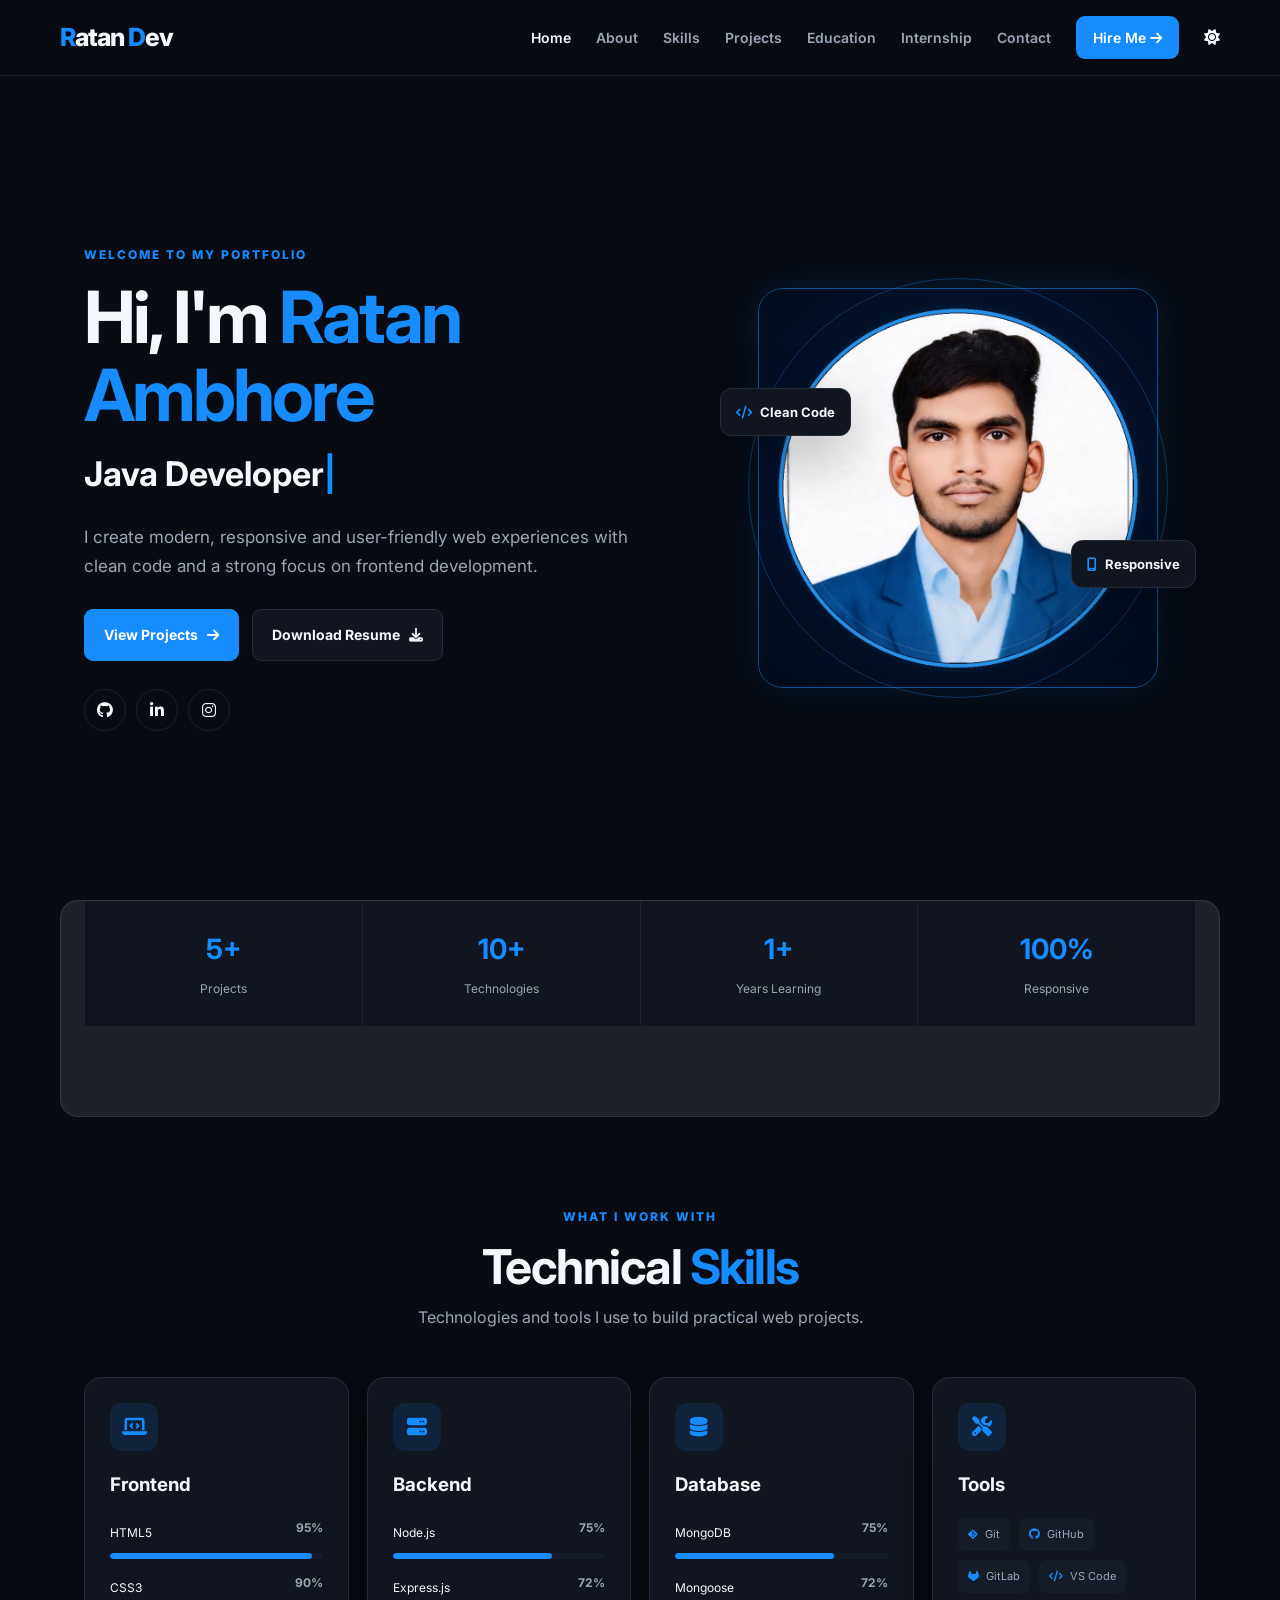
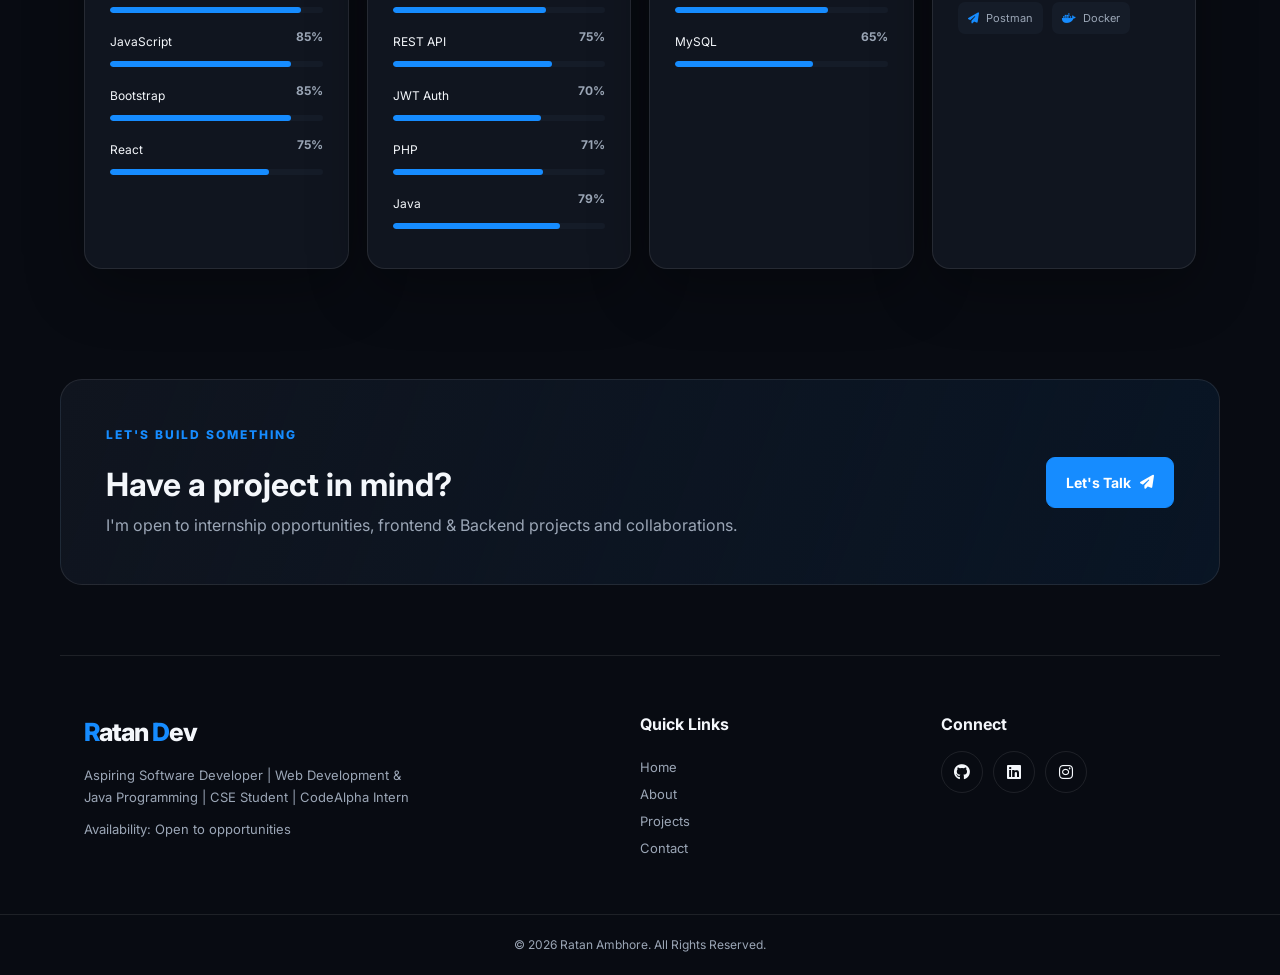
<file: index.html>
<!DOCTYPE html>
<html lang="en">
<head>
  <meta charset="UTF-8">
  <meta name="viewport" content="width=device-width, initial-scale=1.0">
  <meta name="description" content="Ratan Ambhore - Web Developer and Computer Science Engineering Student Portfolio">
  <title>Ratan Ambhore | Web Developer | Java Developer | CSE Student</title>
  <link rel="preconnect" href="https://fonts.googleapis.com">
  <link rel="preconnect" href="https://fonts.gstatic.com" crossorigin>
  <link href="https://fonts.googleapis.com/css2?family=Inter:wght@400;500;600;700;800&display=swap" rel="stylesheet">
  <link rel="stylesheet" href="https://cdnjs.cloudflare.com/ajax/libs/font-awesome/6.5.2/css/all.min.css">
  <link rel="stylesheet" href="css/style.css">
</head>
<body>
  <header class="header">
    <a class="logo" href="index.html"><span>R</span>atan <span>D</span>ev</a>
    <button class="menu-toggle" aria-label="Open menu"><i class="fa-solid fa-bars"></i></button>
    <nav class="nav">
      <a class="active" href="index.html">Home</a>
      <a href="about.html">About</a>
      <a href="index.html#skills">Skills</a>
      <a href="projects.html">Projects</a>
      <a href="about.html#education">Education</a><a href="internship.html">Internship</a>
      <a href="contact.php">Contact</a>
      <a class="hire-btn" href="contact.php">Hire Me <i class="fa-solid fa-arrow-right"></i></a>
      <button class="theme-btn" aria-label="Toggle dark/light mode"><i class="fa-solid fa-sun"></i></button>
    </nav>
  </header>

  <main>
    <section class="hero section">
      <div class="hero-content reveal">
        <p class="eyebrow">WELCOME TO MY PORTFOLIO</p>
        <h1>Hi, I'm <span>Ratan Ambhore</span></h1>
        <h2><span id="typing"></span><span class="cursor">|</span></h2>
        <p class="hero-text">I create modern, responsive and user-friendly web experiences with clean code and a strong focus on frontend development.</p>
        <div class="hero-buttons">
          <a href="projects.html" class="btn primary">View Projects <i class="fa-solid fa-arrow-right"></i></a>
          <a href="resume/Ratan___Ambhore-.pdf" class="btn secondary" download>Download Resume <i class="fa-solid fa-download"></i></a>
        </div>
        <div class="socials">
          <a href="https://github.com/ratanambhore-dev" target="_blank" rel="noopener" aria-label="GitHub"><i class="fa-brands fa-github"></i></a>
          <a href="https://www.linkedin.com/in/ratanambhorewebdeveloper/" target="_blank" rel="noopener" aria-label="LinkedIn"><i class="fa-brands fa-linkedin-in"></i></a>
          <a href="https://www.instagram.com/mr__ratan_358/?hl=en" target="_blank" rel="noopener" aria-label="Instagram"><i class="fa-brands fa-instagram"></i></a>
        </div>
      </div>

      <div class="hero-image reveal">
        <div class="image-ring"></div>
        <img src="images/profile-circle.jpg" alt="Professional profile photo of Ratan Ambhore">
        <div class="floating-card card-one"><i class="fa-solid fa-code"></i><span>Clean Code</span></div>
        <div class="floating-card card-two"><i class="fa-solid fa-mobile-screen"></i><span>Responsive</span></div>
      </div>
    </section>

    <section class="stats section reveal">
      <div><strong>5+</strong><span>Projects</span></div>
      <div><strong>10+</strong><span>Technologies</span></div>
      <div><strong>1+</strong><span>Years Learning</span></div>
      <div><strong>100%</strong><span>Responsive</span></div>
    </section>

    <section id="skills" class="section">
      <div class="section-heading reveal">
        <p class="eyebrow">WHAT I WORK WITH</p>
        <h2>Technical <span>Skills</span></h2>
        <p>Technologies and tools I use to build practical web projects.</p>
      </div>
      <div class="skills-grid">
        <article class="skill-card reveal">
          <div class="skill-icon"><i class="fa-solid fa-laptop-code"></i></div>
          <h3>Frontend</h3>
          <div class="skill"><span>HTML5</span><b>95%</b><div><i style="width:95%"></i></div></div>
          <div class="skill"><span>CSS3</span><b>90%</b><div><i style="width:90%"></i></div></div>
          <div class="skill"><span>JavaScript</span><b>85%</b><div><i style="width:85%"></i></div></div>
          <div class="skill"><span>Bootstrap</span><b>85%</b><div><i style="width:85%"></i></div></div>
          <div class="skill"><span>React</span><b>75%</b><div><i style="width:75%"></i></div></div>
        </article>
        <article class="skill-card reveal">
          <div class="skill-icon"><i class="fa-solid fa-server"></i></div>
          <h3>Backend</h3>
          <div class="skill"><span>Node.js</span><b>75%</b><div><i style="width:75%"></i></div></div>
          <div class="skill"><span>Express.js</span><b>72%</b><div><i style="width:72%"></i></div></div>
          <div class="skill"><span>REST API</span><b>75%</b><div><i style="width:75%"></i></div></div>
          <div class="skill"><span>JWT Auth</span><b>70%</b><div><i style="width:70%"></i></div></div>
          <div class="skill"><span>PHP</span><b>71%</b><div><i style="width:71%"></i></div></div>
          <div class="skill"><span>Java</span><b>79%</b><div><i style="width:79%"></i></div></div>
        </article>
        <article class="skill-card reveal">
          <div class="skill-icon"><i class="fa-solid fa-database"></i></div>
          <h3>Database</h3>
          <div class="skill"><span>MongoDB</span><b>75%</b><div><i style="width:75%"></i></div></div>
          <div class="skill"><span>Mongoose</span><b>72%</b><div><i style="width:72%"></i></div></div>
          <div class="skill"><span>MySQL</span><b>65%</b><div><i style="width:65%"></i></div></div>
        </article>
        <article class="skill-card reveal">
          <div class="skill-icon"><i class="fa-solid fa-screwdriver-wrench"></i></div>
          <h3>Tools</h3>
          <div class="tool-list">
            <span><i class="fa-brands fa-git-alt"></i> Git</span>
            <span><i class="fa-brands fa-github"></i> GitHub</span>
            <span><i class="fa-brands fa-gitlab"></i> GitLab</span>
            <span><i class="fa-solid fa-code"></i> VS Code</span>
            <span><i class="fa-solid fa-paper-plane"></i> Postman</span>
            <span><i class="fa-brands fa-docker"></i> Docker</span>
          </div>
        </article>
      </div>
    </section>

    <section class="cta section reveal">
      <div>
        <p class="eyebrow">LET'S BUILD SOMETHING</p>
        <h2>Have a project in mind?</h2>
        <p>I'm open to internship opportunities, frontend & Backend projects and collaborations.</p>
      </div>
      <a class="btn primary" href="contact.html">Let's Talk <i class="fa-solid fa-paper-plane"></i></a>
    </section>
  </main>

  <footer class="footer">
    <div><a class="logo" href="index.html"><span>R</span>atan <span>D</span>ev</a><p>Aspiring Software Developer | Web Development & Java Programming | CSE Student | CodeAlpha Intern</p>
    <p><span>Availability: Open to opportunities</span></p> </div>
    <div><h4>Quick Links</h4><a href="index.html">Home</a><a href="about.html">About</a><a href="projects.html">Projects</a><a href="contact.html">Contact</a></div>
    <div><h4>Connect</h4><div class="footer-socials"><a href="https://github.com/ratanambhore-dev" target="_blank"><i class="fa-brands fa-github"></i></a><a href="https://www.linkedin.com/in/ratanambhorewebdeveloper/" target="_blank"><i class="fa-brands fa-linkedin"></i></a><a href="https://www.instagram.com/mr__ratan_358/?hl=en" target="_blank"><i class="fa-brands fa-instagram"></i></a></div></div>
  </footer>
  <div class="copyright">© 2026 Ratan Ambhore. All Rights Reserved.</div>
  <button id="topBtn" class="top-btn" aria-label="Back to top"><i class="fa-solid fa-arrow-up"></i></button>
  <script src="js/script.js"></script>
</body>
</html>
</file>
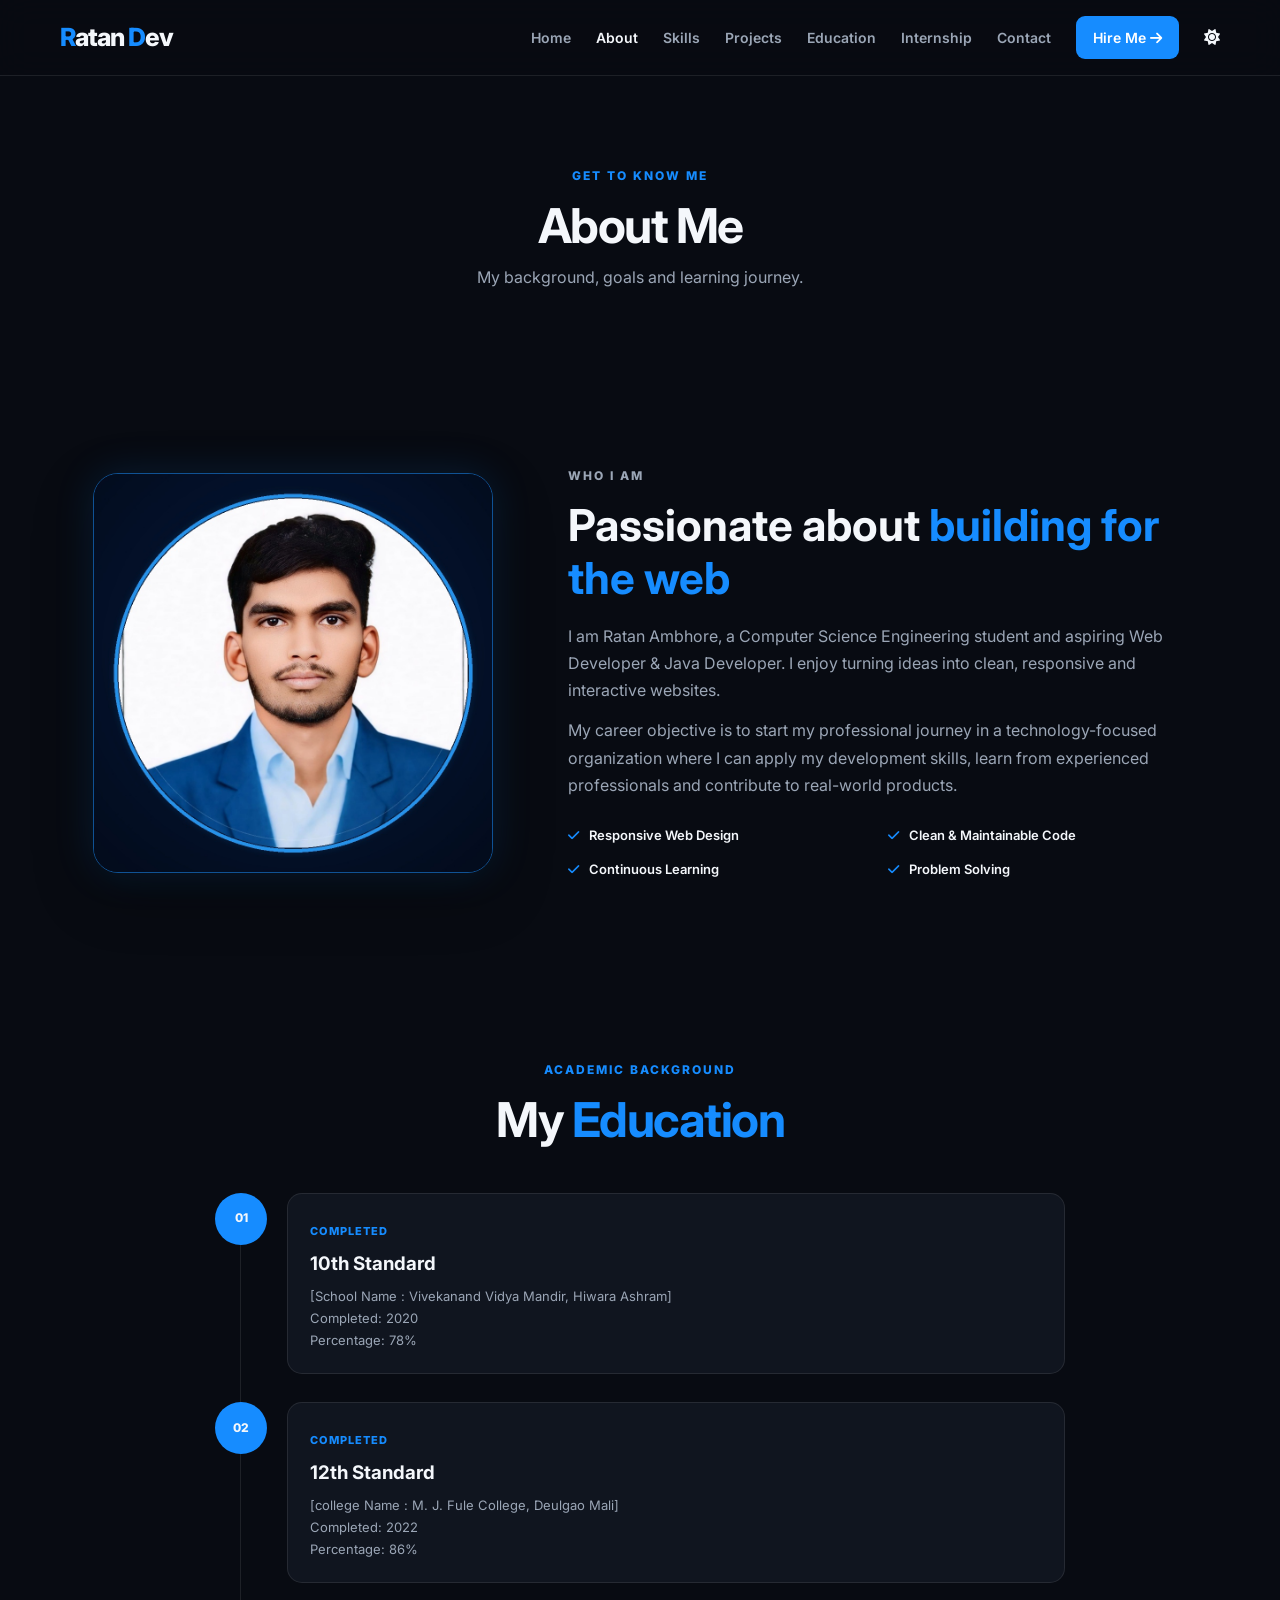
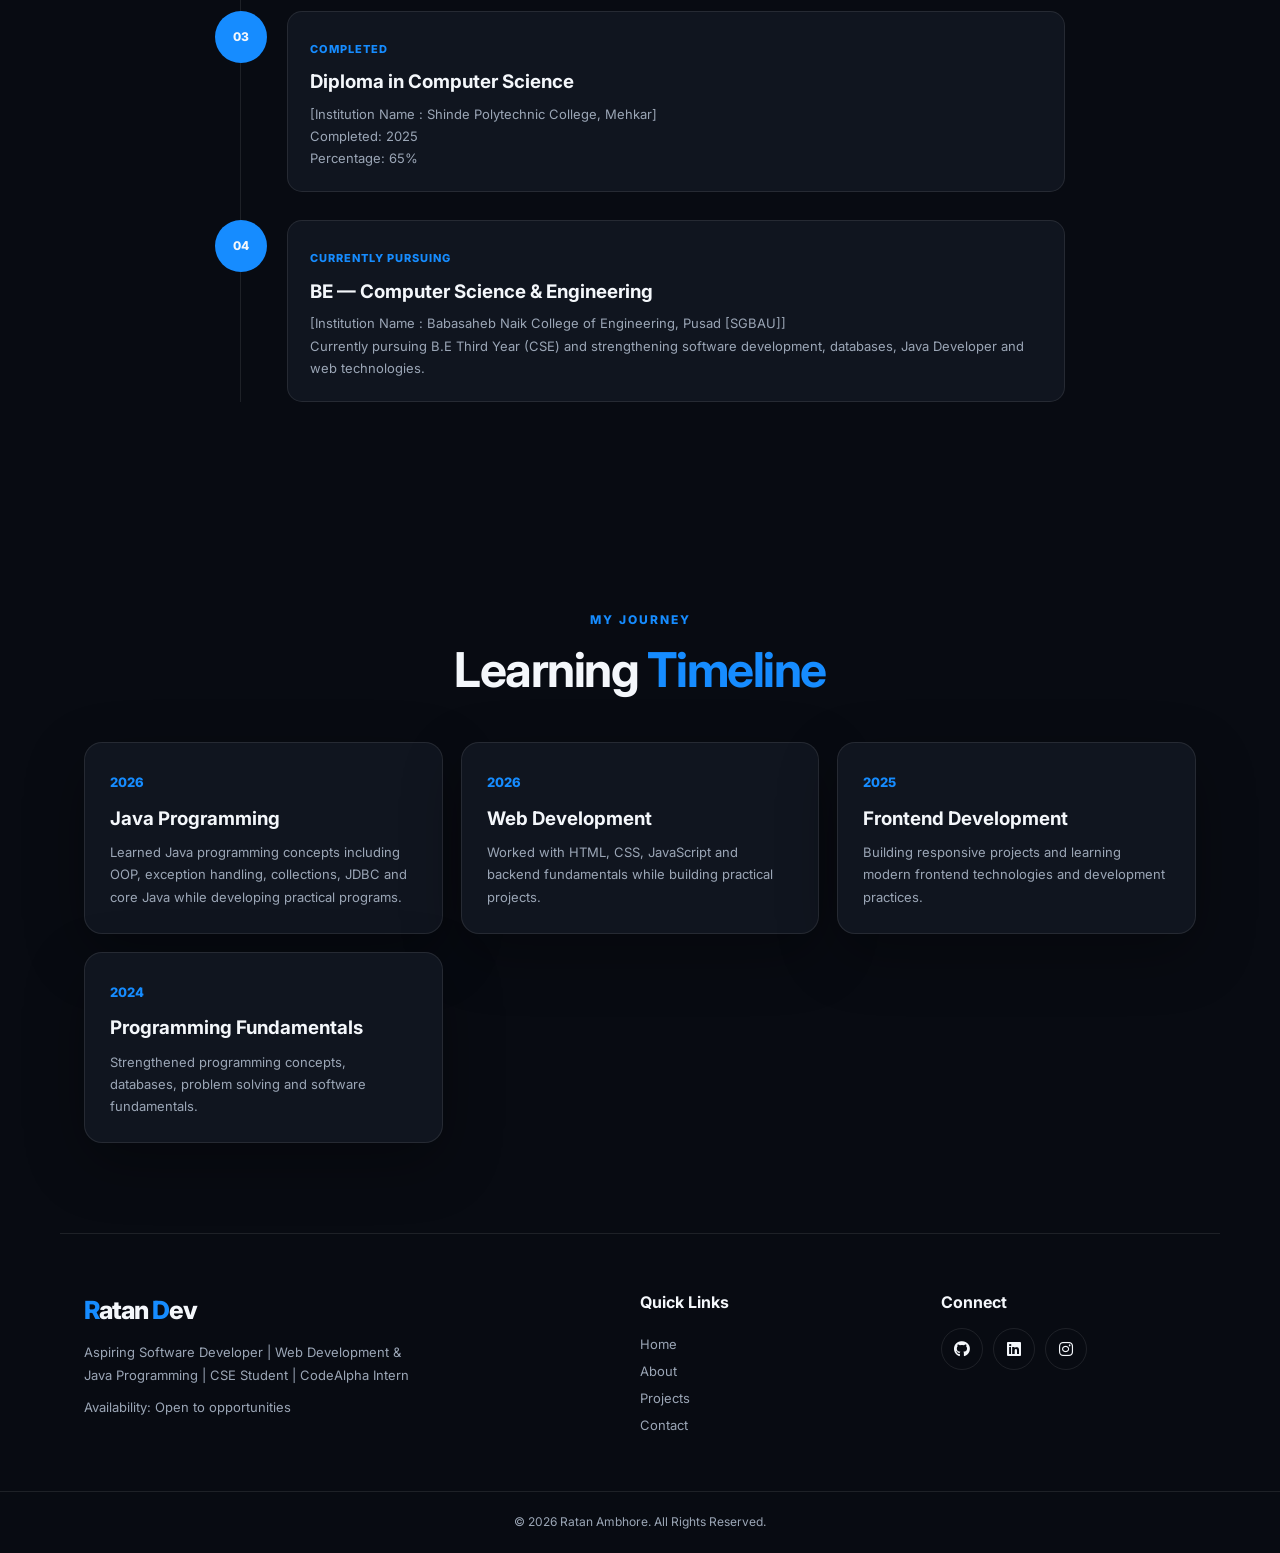
<file: about.html>
<!doctype html>
<html lang="en">
<head>
  <meta charset="UTF-8" />
  <meta name="viewport" content="width=device-width, initial-scale=1.0" />
  <meta name="description" content="About Ratan Ambhore - Education and career journey" />
  <title>About | Ratan Ambhore</title>
  <link rel="preconnect" href="https://fonts.googleapis.com" />
  <link rel="preconnect" href="https://fonts.gstatic.com" crossorigin />
  <link href="https://fonts.googleapis.com/css2?family=Inter:wght@400;500;600;700;800&display=swap" rel="stylesheet" />
  <link rel="stylesheet" href="https://cdnjs.cloudflare.com/ajax/libs/font-awesome/6.5.2/css/all.min.css" />
  <link rel="stylesheet" href="css/style.css" />
</head>

<body>
  <header class="header">
    <a class="logo" href="index.html"><span>R</span>atan <span>D</span>ev</a><button class="menu-toggle" aria-label="Open menu">
      <i class="fa-solid fa-bars"></i>
    </button>
    <nav class="nav">
      <a href="index.html">Home</a><a class="active" href="about.html">About</a><a href="index.html#skills">Skills</a><a
        href="projects.html">Projects</a><a href="about.html#education">Education</a><a
        href="internship.html">Internship</a><a href="contact.html">Contact</a><a class="hire-btn"
        href="contact.html">Hire Me <i class="fa-solid fa-arrow-right"></i></a><button class="theme-btn"
        aria-label="Toggle theme">
        <i class="fa-solid fa-sun"></i>
      </button>
    </nav>
  </header>
  <main>
    <section class="page-hero section">
      <div class="section-heading reveal">
        <p class="eyebrow">GET TO KNOW ME</p>
        <h1>About <span>Me</span></h1>
        <p>My background, goals and learning journey.</p>
      </div>
    </section>
    <section class="about-grid section">
      <div class="about-photo reveal">
        <img src="images/profile-circle.jpg" alt="Ratan Ambhore profile photo" />
      </div>
      <div class="about-content reveal">
        <p class="eyebrow">WHO I AM</p>
        <h2>Passionate about <span>building for the web</span></h2>
        <p>
          I am Ratan Ambhore, a Computer Science Engineering student and
          aspiring Web Developer & Java Developer. I enjoy turning ideas into clean,
          responsive and interactive websites.
        </p>
        <p>
          My career objective is to start my professional journey in a
          technology-focused organization where I can apply my development
          skills, learn from experienced professionals and contribute to
          real-world products.
        </p>
        <div class="about-points">
          <span><i class="fa-solid fa-check"></i> Responsive Web Design</span><span><i class="fa-solid fa-check"></i>
            Clean & Maintainable Code</span><span><i class="fa-solid fa-check"></i> Continuous Learning</span><span><i
              class="fa-solid fa-check"></i> Problem Solving</span>
        </div>
      </div>
    </section>
    <section id="education" class="section">
      <div class="section-heading reveal">
        <p class="eyebrow">ACADEMIC BACKGROUND</p>
        <h2>My <span>Education</span></h2>
      </div>
      <div class="timeline">
        <article class="timeline-item reveal">
          <div class="timeline-dot">01</div>
          <div class="timeline-card">
            <span class="timeline-year">Completed</span>
            <h3>10th Standard</h3>
            <p>
              [School Name : Vivekanand Vidya Mandir, Hiwara Ashram] <br>
              Completed: 2020 <br>
              Percentage: 78%
            </p>
          </div>
        </article>
        <article class="timeline-item reveal">
          <div class="timeline-dot">02</div>
          <div class="timeline-card">
            <span class="timeline-year">Completed</span>
            <h3>12th Standard</h3>
            <p>
              [college Name : M. J. Fule College, Deulgao Mali] <br>
              Completed: 2022 <br>
              Percentage: 86%
            </p>
          </div>
        </article>
        <article class="timeline-item reveal">
          <div class="timeline-dot">03</div>
          <div class="timeline-card">
            <span class="timeline-year">Completed</span>
            <h3>Diploma in Computer Science</h3>
            <p>
              [Institution Name : Shinde Polytechnic College, Mehkar] <br>
              Completed: 2025 <br>
              Percentage: 65%
            </p>
          </div>
        </article>
        <article class="timeline-item reveal">
          <div class="timeline-dot">04</div>
          <div class="timeline-card">
            <span class="timeline-year">Currently Pursuing</span>
            <h3>BE — Computer Science & Engineering</h3>
            <p>
              [Institution Name : Babasaheb Naik College of Engineering, Pusad [SGBAU]] <br>
              Currently pursuing B.E Third Year (CSE) and strengthening software
              development, databases, Java Developer and web technologies.
            </p>
          </div>
        </article>
      </div>
    </section>
    <section class="section">
      <div class="section-heading reveal">
        <p class="eyebrow">MY JOURNEY</p>
        <h2>Learning <span>Timeline</span></h2>
      </div>
      <div class="journey-grid">
        <div class="journey-card reveal">
          <span>2026</span>
          <h3>Java Programming</h3>
          <p>
            Learned Java programming concepts including OOP, exception handling,
            collections, JDBC and core Java while developing practical programs.
          </p>
        </div>
        <div class="journey-card reveal">
          <span>2026</span>
          <h3>Web Development</h3>
          <p>
            Worked with HTML, CSS, JavaScript and backend fundamentals while
            building practical projects.
          </p>
        </div>
        <div class="journey-card reveal">
          <span>2025</span>
          <h3>Frontend Development</h3>
          <p>
            Building responsive projects and learning modern frontend
            technologies and development practices.
          </p>
        </div>
        <div class="journey-card reveal">
          <span>2024</span>
          <h3>Programming Fundamentals</h3>
          <p>
            Strengthened programming concepts, databases, problem solving and
            software fundamentals.
          </p>
        </div>
      </div>
    </section>
  </main>
  <footer class="footer">
    <div><a class="logo" href="index.html"><span>R</span>atan <span>D</span>ev</a><p>Aspiring Software Developer | Web Development & Java Programming | CSE Student | CodeAlpha Intern</p>
    <p><span>Availability: Open to opportunities</span></p> </div>
    <div><h4>Quick Links</h4><a href="index.html">Home</a><a href="about.html">About</a><a href="projects.html">Projects</a><a href="contact.html">Contact</a></div>
    <div><h4>Connect</h4><div class="footer-socials"><a href="https://github.com/ratanambhore-dev" target="_blank"><i class="fa-brands fa-github"></i></a><a href="https://www.linkedin.com/in/ratanambhorewebdeveloper/" target="_blank"><i class="fa-brands fa-linkedin"></i></a><a href="https://www.instagram.com/mr__ratan_358/?hl=en" target="_blank"><i class="fa-brands fa-instagram"></i></a></div></div>
  </footer>
  <div class="copyright">© 2026 Ratan Ambhore. All Rights Reserved.</div>
  <button id="topBtn" class="top-btn" aria-label="Back to top"><i class="fa-solid fa-arrow-up"></i></button>
  <script src="js/script.js"></script>
</body>

</html>
</file>
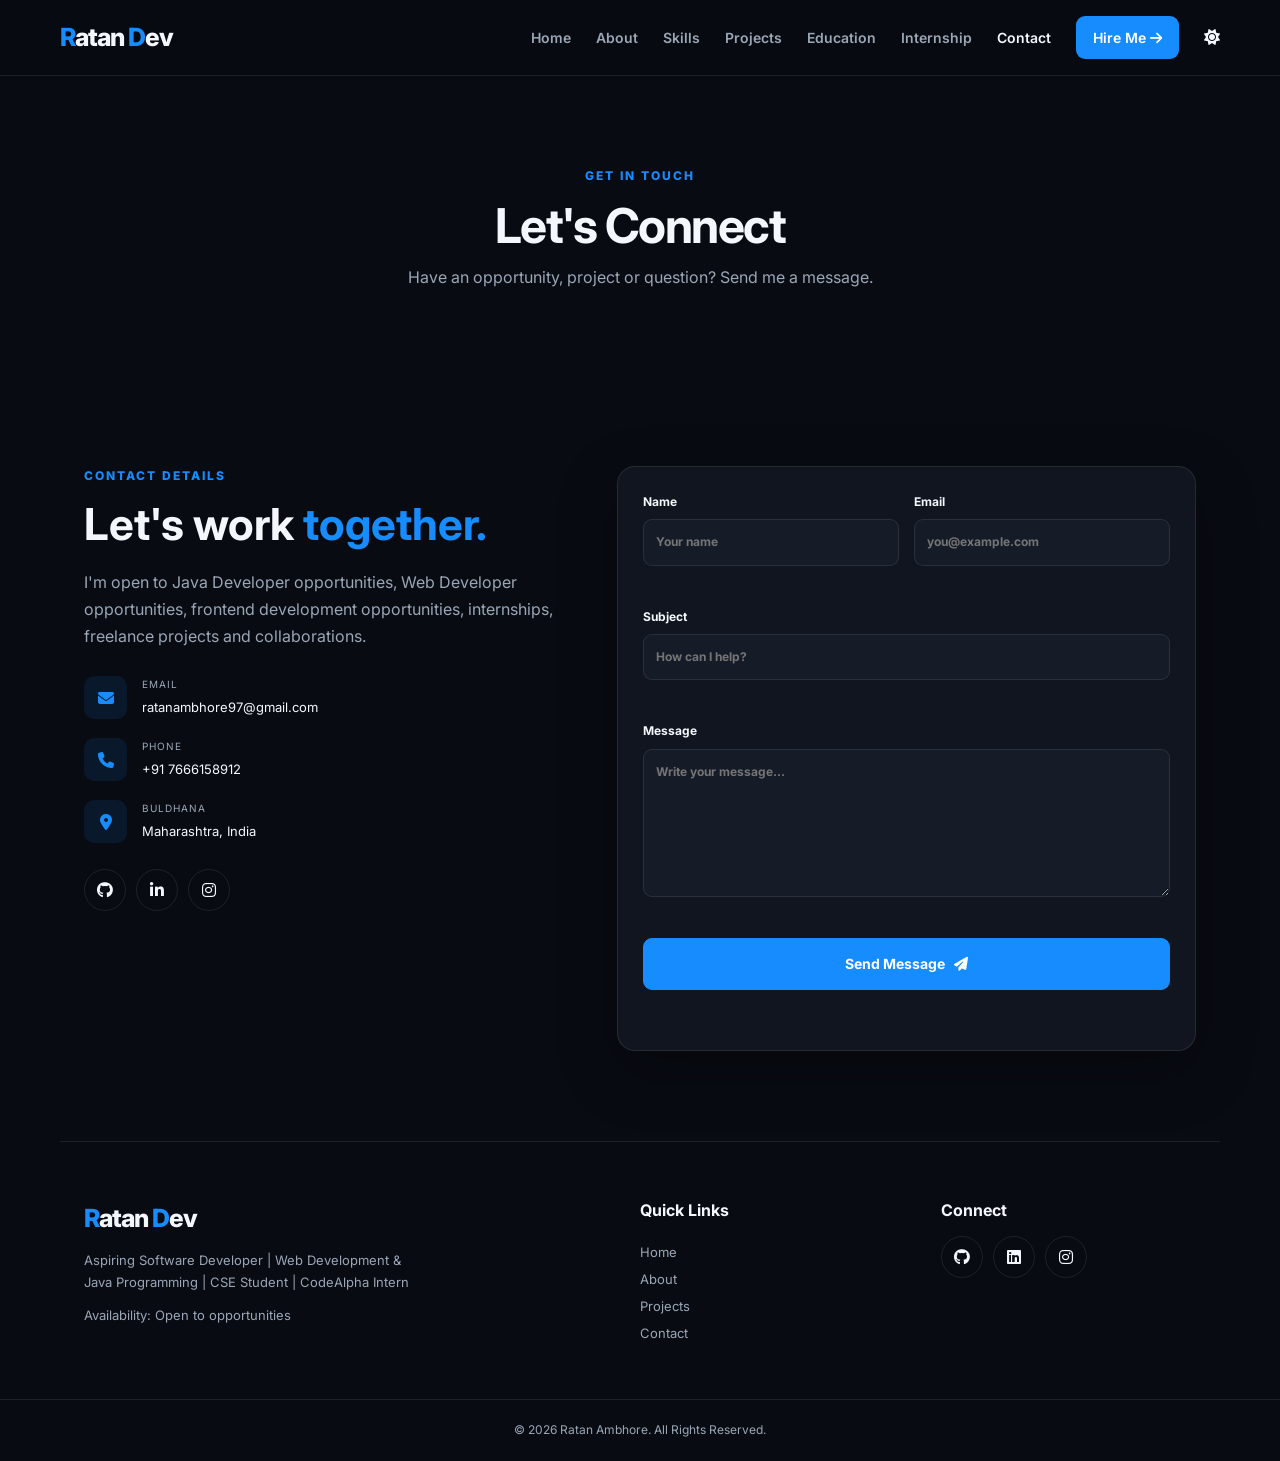
<file: contact.html>
<!DOCTYPE html>
<html lang="en">

<head>
    <meta charset="UTF-8">
    <meta name="viewport" content="width=device-width, initial-scale=1.0">
    <meta name="description" content="Contact Ratan Ambhore">
    <title>Contact | Ratan Ambhore</title>
    <link rel="preconnect" href="https://fonts.googleapis.com">
    <link rel="preconnect" href="https://fonts.gstatic.com" crossorigin>
    <link href="https://fonts.googleapis.com/css2?family=Inter:wght@400;500;600;700;800&display=swap" rel="stylesheet">
    <link rel="stylesheet" href="https://cdnjs.cloudflare.com/ajax/libs/font-awesome/6.5.2/css/all.min.css">
    <link rel="stylesheet" href="css/style.css">
</head>

<body>
    <header class="header"><a class="logo" href="index.html"><span>R</span>atan <span>D</span>ev</a><button class="menu-toggle"
            aria-label="Open menu"><i class="fa-solid fa-bars"></i></button>
        <nav class="nav"><a href="index.html">Home</a><a href="about.html">About</a><a
                href="index.html#skills">Skills</a><a href="projects.html">Projects</a><a
                href="about.html#education">Education</a><a href="internship.html">Internship</a><a class="active"
                href="contact.html">Contact</a><a class="hire-btn" href="contact.html">Hire Me <i
                    class="fa-solid fa-arrow-right"></i></a><button class="theme-btn"><i
                    class="fa-solid fa-sun"></i></button></nav>
    </header>
    <main>
        <section class="page-hero section">
            <div class="section-heading reveal">
                <p class="eyebrow">GET IN TOUCH</p>
                <h1>Let's <span>Connect</span></h1>
                <p>Have an opportunity, project or question? Send me a message.</p>
            </div>
        </section>
        <section class="contact-grid section">
            <div class="contact-info reveal">
                <p class="eyebrow">CONTACT DETAILS</p>
                <h2>Let's work <span>together.</span></h2>
                <p>I'm open to Java Developer opportunities, Web Developer opportunities, frontend development
                    opportunities, internships, freelance projects and collaborations.
                </p>
                <div class="contact-item"><i class="fa-solid fa-envelope"></i>
                    <div><small>Email</small><a href="mailto:ratanambhore97@gmail.com">ratanambhore97@gmail.com</a>
                    </div>
                </div>
                <div class="contact-item"><i class="fa-solid fa-phone"></i>
                    <div><small>Phone</small><a href="tel:+7666158912">+91 7666158912</a></div>
                </div>
                <div class="contact-item"><i class="fa-solid fa-location-dot"></i>
                    <div><small>Buldhana</small><span>Maharashtra, India</span></div>
                </div>
                <div class="contact-socials"><a href="https://github.com/ratanambhore-dev" target="_blank"><i
                            class="fa-brands fa-github"></i></a><a
                        href="https://www.linkedin.com/in/ratanambhorewebdeveloper/" target="_blank"><i
                            class="fa-brands fa-linkedin-in"></i></a><a
                        href="https://www.instagram.com/mr__ratan_358/?hl=en" target="_blank"><i
                            class="fa-brands fa-instagram"></i></a></div>
            </div>
            <form id="contactForm" class="contact-form reveal" novalidate>

  <div class="form-row">

    <label>
      Name
      <input id="name" type="text" placeholder="Your name">
      <small id="nameError" class="error-message"></small>
    </label>

    <label>
      Email
      <input id="email" type="email" placeholder="you@example.com">
      <small id="emailError" class="error-message"></small>
    </label>

  </div>

  <label>
    Subject
    <input id="subject" type="text" placeholder="How can I help?">
    <small id="subjectError" class="error-message"></small>
  </label>

  <label>
    Message
    <textarea id="message" rows="6"
      placeholder="Write your message..."></textarea>
    <small id="messageError" class="error-message"></small>
  </label>

  <button class="btn primary" type="submit">
    Send Message
    <i class="fa-solid fa-paper-plane"></i>
  </button>

  <p id="formMessage" class="form-message"></p>

</form>
        </section>
    </main>
    <footer class="footer">
        <div><a class="logo" href="index.html"><span>R</span>atan <span>D</span>ev</a>
            <p>Aspiring Software Developer | Web Development & Java Programming | CSE Student | CodeAlpha Intern</p>
            <p><span>Availability: Open to opportunities</span></p> 
        </div>
        <div>
            <h4>Quick Links</h4><a href="index.html">Home</a><a href="about.html">About</a><a
                href="projects.html">Projects</a><a href="contact.html">Contact</a>
        </div>
        <div>
            <h4>Connect</h4>
            <div class="footer-socials"><a href="https://github.com/ratanambhore-dev" target="_blank"><i
                        class="fa-brands fa-github"></i></a><a
                    href="https://www.linkedin.com/in/ratanambhorewebdeveloper/" target="_blank"><i
                        class="fa-brands fa-linkedin"></i></a><a href="https://www.instagram.com/mr__ratan_358/?hl=en"
                    target="_blank"><i class="fa-brands fa-instagram"></i></a></div>
        </div>
    </footer>
    <div class="copyright">© 2026 Ratan Ambhore. All Rights Reserved.</div>
    <button id="topBtn" class="top-btn" aria-label="Back to top"><i class="fa-solid fa-arrow-up"></i></button>

    <script src="js/script.js"></script>
</body>

</html>
</file>
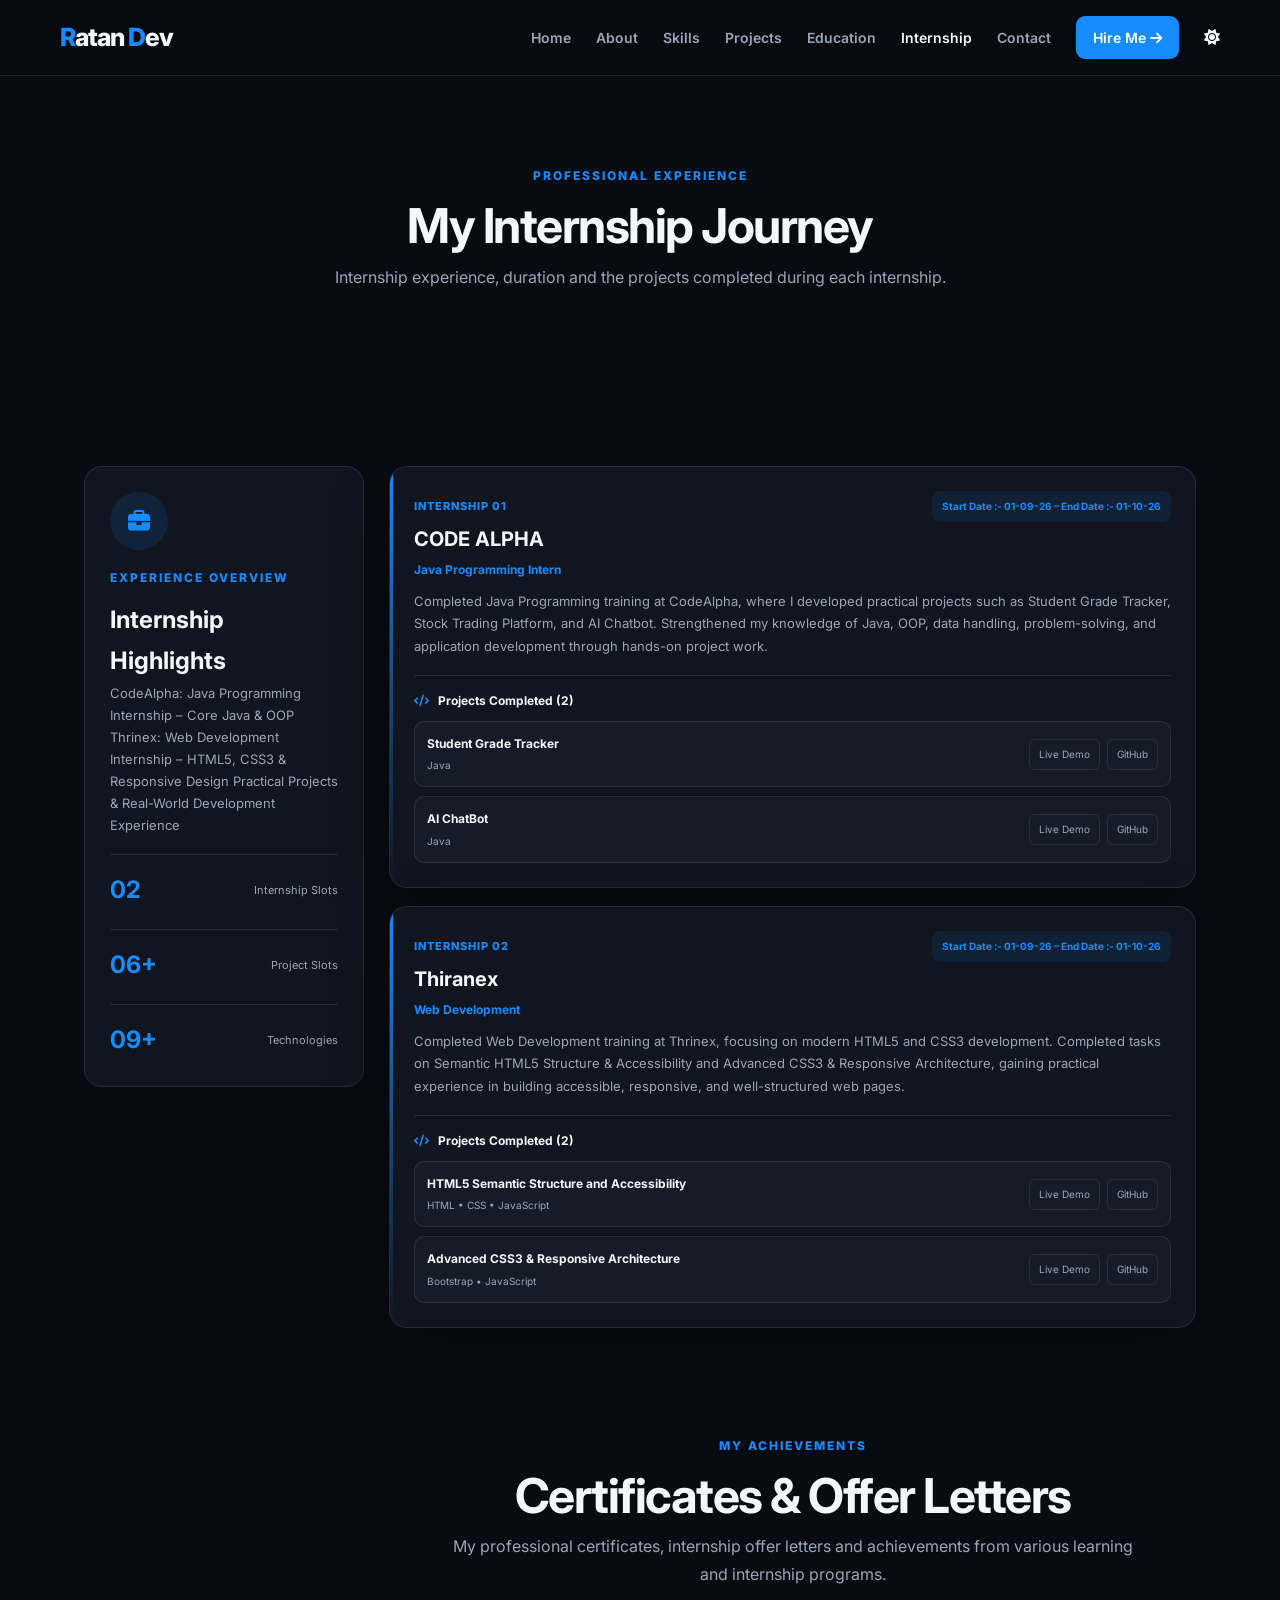
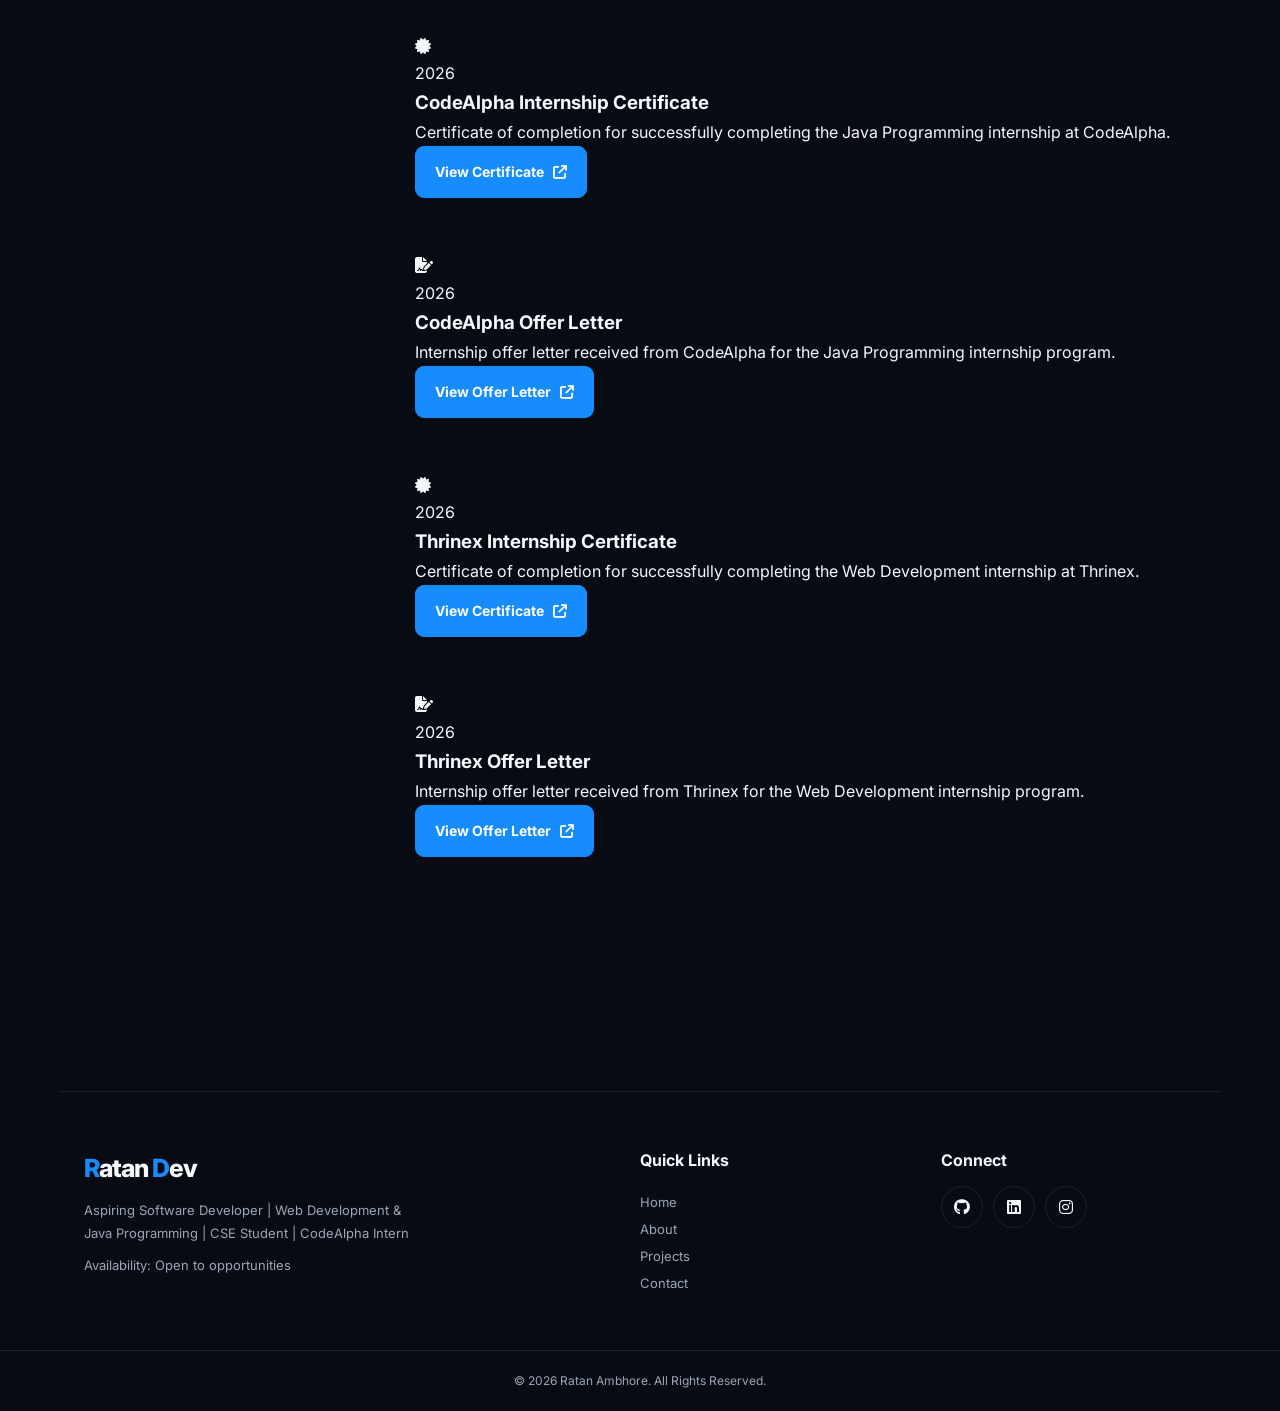
<file: internship.html>
<!DOCTYPE html>
<html lang="en">

<head>
  <meta charset="UTF-8">
  <meta name="viewport" content="width=device-width, initial-scale=1.0">
  <meta name="description" content="Internship experience and projects of Ratan Ambhore">
  <title>Internship | Ratan Ambhore</title>
  <link rel="preconnect" href="https://fonts.googleapis.com">
  <link rel="preconnect" href="https://fonts.gstatic.com" crossorigin>
  <link href="https://fonts.googleapis.com/css2?family=Inter:wght@400;500;600;700;800&display=swap" rel="stylesheet">
  <link rel="stylesheet" href="https://cdnjs.cloudflare.com/ajax/libs/font-awesome/6.5.2/css/all.min.css">
  <link rel="stylesheet" href="css/style.css">
</head>

<body>
  <header class="header">
    <a class="logo" href="index.html"><span>R</span>atan <span>D</span>ev</a>
    <button class="menu-toggle" aria-label="Open menu"><i class="fa-solid fa-bars"></i></button>
    <nav class="nav">
      <a href="index.html">Home</a><a href="about.html">About</a><a href="index.html#skills">Skills</a>
      <a href="projects.html">Projects</a><a href="about.html#education">Education</a>
      <a class="active" href="internship.html">Internship</a><a href="contact.html">Contact</a>
      <a class="hire-btn" href="contact.html">Hire Me <i class="fa-solid fa-arrow-right"></i></a>
      <button class="theme-btn" aria-label="Toggle theme"><i class="fa-solid fa-sun"></i></button>
    </nav>
  </header>

  <main>
    <section class="page-hero section">
      <div class="section-heading reveal">
        <p class="eyebrow">PROFESSIONAL EXPERIENCE</p>
        <h1>My <span>Internship Journey</span></h1>
        <p>Internship experience, duration and the projects completed during each internship.</p>
      </div>
    </section>

    <section class="section internship-layout">
      <aside class="internship-summary reveal">
        <div class="internship-avatar"><i class="fa-solid fa-briefcase"></i></div>
        <p class="eyebrow">EXPERIENCE OVERVIEW</p>
        <h2>Internship <span>Highlights</span></h2>
        <p class="muted">CodeAlpha: Java Programming Internship – Core Java & OOP
Thrinex: Web Development Internship – HTML5, CSS3 & Responsive Design
Practical Projects & Real-World Development Experience</p>
        <div class="summary-stat"><strong>02</strong><span>Internship Slots</span></div>
        <div class="summary-stat"><strong>06+</strong><span>Project Slots</span></div>
        <div class="summary-stat"><strong>09+</strong><span>Technologies</span></div>
      </aside>

      <div class="internship-list">
        <article class="internship-card reveal">
          <div class="internship-head">
            <div><span class="timeline-year">Internship 01</span>
              <h3>CODE ALPHA</h3>
              <p class="role">Java Programming Intern</p>
            </div><span class="date-badge">Start Date :- 01-09-26 – End Date :- 01-10-26 </span>
          </div>
          <p class="muted">Completed Java Programming training at CodeAlpha, where I developed practical projects such
            as Student Grade Tracker, Stock Trading Platform, and AI Chatbot. Strengthened my knowledge of Java, OOP,
            data handling, problem-solving, and application development through hands-on project work.</p>
          <div class="internship-projects">
            <h4><i class="fa-solid fa-code"></i> Projects Completed (2)</h4>
            <div class="mini-project">
              <div><b>Student Grade Tracker</b><small>Java</small></div>
              <div class="link-actions"><a href="https://ratanambhore-dev.github.io/CodeAlpha_StudentGradeTracker/"
                  class="demo-placeholder">Live Demo</a><a
                  href="https://github.com/ratanambhore-dev/CodeAlpha_StudentGradeTracker"
                  class="demo-placeholder">GitHub</a></div>
            </div>
            <div class="mini-project">
              <div><b>AI ChatBot</b><small>Java</small></div>
              <div class="link-actions"><a href="https://ratanambhore-dev.github.io/CodeAlpha_AIChatbot/"
                  class="demo-placeholder">Live Demo</a><a
                  href="https://github.com/ratanambhore-dev/CodeAlpha_AIChatbot" class="demo-placeholder">GitHub</a>
              </div>
            </div>
          </div>
        </article>

        <article class="internship-card reveal">
          <div class="internship-head">
            <div><span class="timeline-year">Internship 02</span>
              <h3>Thiranex</h3>
              <p class="role">Web Development</p>
            </div><span class="date-badge">Start Date :- 01-09-26 – End Date :- 01-10-26 </span>
          </div>
          <p class="muted">Completed Web Development training at Thrinex, focusing on modern HTML5 and CSS3 development.
            Completed tasks on Semantic HTML5 Structure & Accessibility and Advanced CSS3 & Responsive Architecture,
            gaining practical experience in building accessible, responsive, and well-structured web pages.</p>
          <div class="internship-projects">
            <h4><i class="fa-solid fa-code"></i> Projects Completed (2)</h4>
            <div class="mini-project">
              <div><b>HTML5 Semantic Structure and Accessibility</b><small>HTML • CSS • JavaScript</small></div>
              <div class="link-actions"><a href="https://ratanambhore-dev.github.io/Ratan-Portfolio/"
                  class="demo-placeholder">Live Demo</a><a href="https://github.com/ratanambhore-dev/Ratan-Portfolio "
                  class="demo-placeholder">GitHub</a></div>
            </div>
            <div class="mini-project">
              <div><b>Advanced CSS3 & Responsive Architecture</b><small>Bootstrap • JavaScript</small></div>
              <div class="link-actions"><a href="https://ratanambhore-dev.github.io/Tiranex_Ratan_AmbhoreTask_2/"
                  class="demo-placeholder">Live Demo</a><a
                  href="https://github.com/ratanambhore-dev/Tiranex_Ratan_AmbhoreTask_2"
                  class="demo-placeholder">GitHub</a></div>
            </div>
          </div>
        </article>

        <!-- <article class="internship-card reveal">
      <div class="internship-head"><div><span class="timeline-year">Internship 03</span><h3>Company / Organization Name</h3><p class="role">Software / Web Intern</p></div><span class="date-badge">Start Date :- 01-11-26 – End Date :- 01-12-26  </span></div>
      <p class="muted">Describe the real work performed during this internship and the skills you developed.</p>
      <div class="internship-projects"><h4><i class="fa-solid fa-code"></i> Projects Completed (2)</h4>
        <div class="mini-project"><div><b>Project Name 01</b><small>Node.js • Express • MongoDB</small></div><div class="link-actions"><a href="#" class="demo-placeholder">Live Demo</a><a href="#" class="demo-placeholder">GitHub</a></div></div>
        <div class="mini-project"><div><b>Project Name 02</b><small>REST API • MongoDB</small></div><div class="link-actions"><a href="#" class="demo-placeholder">Live Demo</a><a href="#" class="demo-placeholder">GitHub</a></div></div>
      </div>
    </article>

    <article class="internship-card reveal">
      <div class="internship-head"><div><span class="timeline-year">Internship 04</span><h3>Company / Organization Name</h3><p class="role">Frontend / Full Stack Intern</p></div><span class="date-badge">Start Date – End Date</span></div>
      <p class="muted">Add your real internship duration, role, responsibilities and achievements.</p>
      <div class="internship-projects"><h4><i class="fa-solid fa-code"></i> Projects Completed (2)</h4>
        <div class="mini-project"><div><b>Project Name 01</b><small>React • JavaScript • CSS</small></div><div class="link-actions"><a href="#" class="demo-placeholder">Live Demo</a><a href="#" class="demo-placeholder">GitHub</a></div></div>
        <div class="mini-project"><div><b>Project Name 02</b><small>React • REST API</small></div><div class="link-actions"><a href="#" class="demo-placeholder">Live Demo</a><a href="#" class="demo-placeholder">GitHub</a></div></div>
      </div>
    </article>

    <article class="internship-card reveal">
      <div class="internship-head"><div><span class="timeline-year">Internship 05</span><h3>Company / Organization Name</h3><p class="role">Developer Intern</p></div><span class="date-badge">Start Date – End Date</span></div>
      <p class="muted">Add your fifth internship details here if applicable; otherwise remove this card.</p>
      <div class="internship-projects"><h4><i class="fa-solid fa-code"></i> Projects Completed (1)</h4>
        <div class="mini-project"><div><b>Project Name 01</b><small>Technology Stack</small></div><div class="link-actions"><a href="#" class="demo-placeholder">Live Demo</a><a href="#" class="demo-placeholder">GitHub</a></div></div>
      </div>
    </article>
  </div>
</section> -->

        <!-- ================= CERTIFICATES & OFFER LETTERS ================= -->
        <section class="section certificates-section reveal">

          <div class="section-heading">
            <p class="eyebrow">MY ACHIEVEMENTS</p>
            <h2>Certificates & Offer Letters</h2>
            <p>
              My professional certificates, internship offer letters and achievements
              from various learning and internship programs.
            </p>
          </div>

          <div class="certificates-grid">

            <!-- CodeAlpha Certificate -->
            <div class="certificate-card">
              <div class="certificate-icon">
                <i class="fa-solid fa-certificate"></i>
              </div>

              <span>2026</span>
              <h3>CodeAlpha Internship Certificate</h3>

              <p>
                Certificate of completion for successfully completing the Java
                Programming internship at CodeAlpha.
              </p>

              <a href="certificates/codealpha-certificate.pdf" target="_blank" class="btn primary">
                View Certificate
                <i class="fa-solid fa-arrow-up-right-from-square"></i>
              </a>
            </div><br><br>


            <!-- CodeAlpha Offer Letter -->
            <div class="certificate-card">
              <div class="certificate-icon">
                <i class="fa-solid fa-file-signature"></i>
              </div>

              <span>2026</span>
              <h3>CodeAlpha Offer Letter</h3>

              <p>
                Internship offer letter received from CodeAlpha for the Java
                Programming internship program.
              </p>

              <a href="certificates/codeAlphaofferLetter.pdf" target="_blank" class="btn primary">
                View Offer Letter
                <i class="fa-solid fa-arrow-up-right-from-square"></i>
              </a>
            </div><br><br>


            <!-- Thrinex Certificate -->
            <div class="certificate-card">
              <div class="certificate-icon">
                <i class="fa-solid fa-certificate"></i>
              </div>

              <span>2026</span>
              <h3>Thrinex Internship Certificate</h3>

              <p>
                Certificate of completion for successfully completing the Web
                Development internship at Thrinex.
              </p>

              <a href="certificates/thrinex-certificate.pdf" target="_blank" class="btn primary">
                View Certificate
                <i class="fa-solid fa-arrow-up-right-from-square"></i>
              </a>
            </div><br><br>


            <!-- Thrinex Offer Letter -->
            <div class="certificate-card">
              <div class="certificate-icon">
                <i class="fa-solid fa-file-signature"></i>
              </div>

              <span>2026</span>
              <h3>Thrinex Offer Letter</h3>

              <p>
                Internship offer letter received from Thrinex for the Web Development
                internship program.
              </p>

              <a href="certificates/Thiranex_OfferLetter_Ratan_Arun_Ambhore_THX-AUG2126-007.pdf" target="_blank"
                class="btn primary">
                View Offer Letter
                <i class="fa-solid fa-arrow-up-right-from-square"></i>
              </a>
            </div><br><br>


            <!-- Add More Certificate -->
            <!-- <div class="certificate-card">
      <div class="certificate-icon">
        <i class="fa-solid fa-award"></i>
      </div>

      <span>2026</span>
      <h3>Additional Certificate</h3>

      <p>
        Professional certificate showcasing my learning, technical skills
        and continuous development.
      </p>

      <a href="certificates/additional-certificate.pdf"
         target="_blank"
         class="btn primary">
        View Certificate
        <i class="fa-solid fa-arrow-up-right-from-square"></i>
      </a>
    </div> -->

          </div>

        </section>
  </main>

  <footer class="footer">
    <div><a class="logo" href="index.html"><span>R</span>atan <span>D</span>ev</a>
      <p>Aspiring Software Developer | Web Development & Java Programming | CSE Student | CodeAlpha Intern</p>
      <p><span>Availability: Open to opportunities</span></p> 
    </div>
    <div>
      <h4>Quick Links</h4><a href="index.html">Home</a><a href="about.html">About</a><a
        href="projects.html">Projects</a><a href="contact.html">Contact</a>
    </div>
    <div>
      <h4>Connect</h4>
      <div class="footer-socials"><a href="https://github.com/ratanambhore-dev" target="_blank"><i
            class="fa-brands fa-github"></i></a><a href="https://www.linkedin.com/in/ratanambhorewebdeveloper/"
          target="_blank"><i class="fa-brands fa-linkedin"></i></a><a
          href="https://www.instagram.com/mr__ratan_358/?hl=en" target="_blank"><i
            class="fa-brands fa-instagram"></i></a></div>
    </div>
  </footer>
  <div class="copyright">© 2026 Ratan Ambhore. All Rights Reserved.</div>
  <button id="topBtn" class="top-btn" aria-label="Back to top"><i class="fa-solid fa-arrow-up"></i></button>
  <script src="js/script.js"></script>
</body>

</html>
</file>
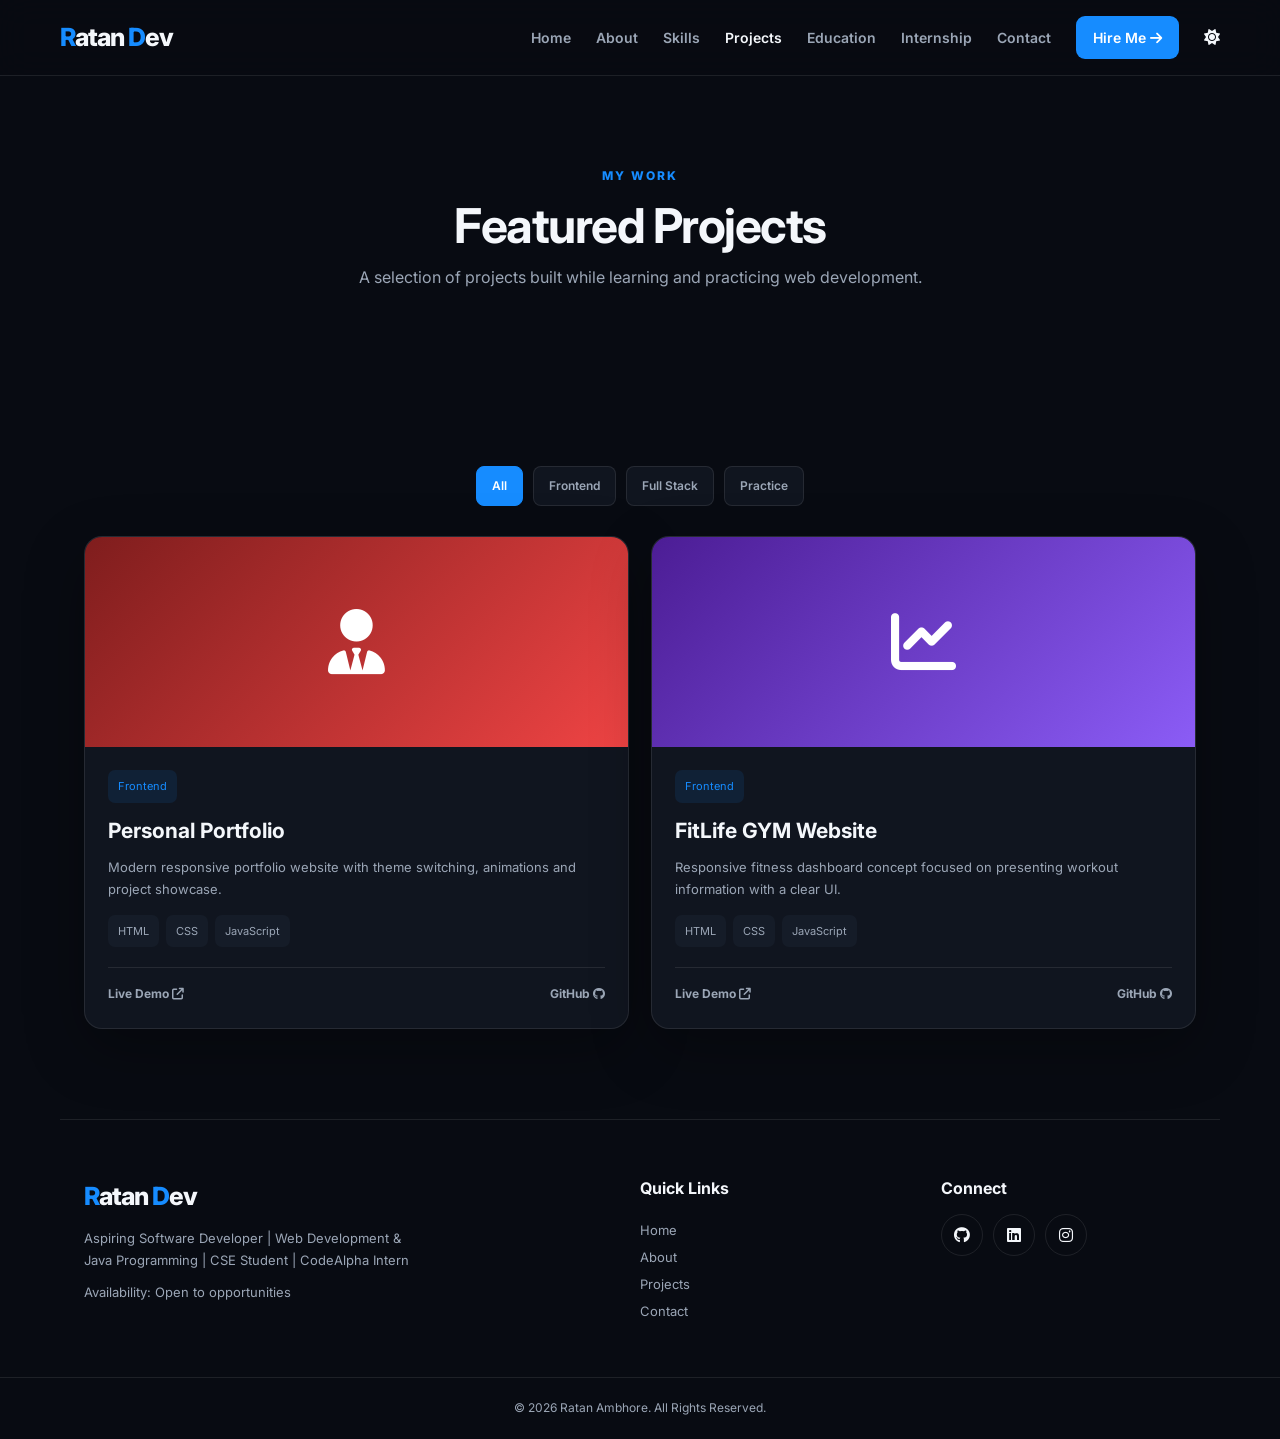
<file: projects.html>
<!DOCTYPE html>
<html lang="en">

<head>
    <meta charset="UTF-8">
    <meta name="viewport" content="width=device-width, initial-scale=1.0">
    <meta name="description" content="Ratan Ambhore projects portfolio">
    <title>Projects | Ratan Ambhore</title>
    <link rel="preconnect" href="https://fonts.googleapis.com">
    <link rel="preconnect" href="https://fonts.gstatic.com" crossorigin>
    <link href="https://fonts.googleapis.com/css2?family=Inter:wght@400;500;600;700;800&display=swap" rel="stylesheet">
    <link rel="stylesheet" href="https://cdnjs.cloudflare.com/ajax/libs/font-awesome/6.5.2/css/all.min.css">
    <link rel="stylesheet" href="css/style.css">
</head>

<body>
    <header class="header"><a class="logo" href="index.html"><span>R</span>atan <span>D</span>ev</a><button class="menu-toggle"
            aria-label="Open menu"><i class="fa-solid fa-bars"></i></button>
        <nav class="nav"><a href="index.html">Home</a><a href="about.html">About</a><a
                href="index.html#skills">Skills</a><a class="active" href="projects.html">Projects</a><a
                href="about.html#education">Education</a><a href="internship.html">Internship</a><a
                href="contact.html">Contact</a><a class="hire-btn" href="contact.html">Hire Me <i
                    class="fa-solid fa-arrow-right"></i></a><button class="theme-btn"><i
                    class="fa-solid fa-sun"></i></button></nav>
    </header>
    <main>
        <section class="page-hero section">
            <div class="section-heading reveal">
                <p class="eyebrow">MY WORK</p>
                <h1>Featured <span>Projects</span></h1>
                <p>A selection of projects built while learning and practicing web development.</p>
            </div>
        </section>
        <section class="section">
            <div class="filters reveal"><button class="filter active" data-filter="all">All</button><button
                    class="filter" data-filter="frontend">Frontend</button><button class="filter"
                    data-filter="fullstack">Full Stack</button><button class="filter"
                    data-filter="practice">Practice</button></div>
            <div class="projects-grid">
                <article class="project-card reveal" data-category="frontend">
                    <div class="project-visual gradient-one"><i class="fa-solid fa-user-tie"></i></div>
                    <div class="project-body"><span class="project-tag">Frontend</span>
                        <h3>Personal Portfolio</h3>
                        <p>Modern responsive portfolio website with theme switching, animations and project showcase.
                        </p>
                        <div class="tech"><span>HTML</span><span>CSS</span><span>JavaScript</span></div>
                        <div class="project-links"><a href="index.html">Live Demo <i
                                    class="fa-solid fa-arrow-up-right-from-square"></i></a><a href="https://github.com/"
                                target="_blank">GitHub <i class="fa-brands fa-github"></i></a></div>
                    </div>
                </article>
                <!-- <article class="project-card reveal" data-category="fullstack">
                    <div class="project-visual gradient-two"><i class="fa-solid fa-list-check"></i></div>
                    <div class="project-body"><span class="project-tag">Full Stack</span>
                        <h3>Task Manager</h3>
                        <p>Project management web app inspired by collaboration tools, with tasks, teams and
                            authentication.</p>
                        <div class="tech"><span>Node.js</span><span>Express</span><span>MongoDB</span></div>
                        <div class="project-links"><a href="#" class="demo-placeholder">Live Demo <i
                                    class="fa-solid fa-arrow-up-right-from-square"></i></a><a href="https://github.com/"
                                target="_blank">GitHub <i class="fa-brands fa-github"></i></a></div>
                    </div>
                </article> -->
                <!-- <article class="project-card reveal" data-category="fullstack">
                    <div class="project-visual gradient-three"><i class="fa-solid fa-hospital"></i></div>
                    <div class="project-body"><span class="project-tag">Frontend / Practice</span>
                        <h3>Hospital Management System</h3>
                        <p>A clean healthcare interface for presenting hospital services, doctors and patient-oriented
                            information.</p>
                        <div class="tech"><span>HTML</span><span>CSS</span><span>JavaScript</span></div>
                        <div class="project-links"><a href="#" class="demo-placeholder">Live Demo <i
                                    class="fa-solid fa-arrow-up-right-from-square"></i></a><a href="https://github.com/"
                                target="_blank">GitHub <i class="fa-brands fa-github"></i></a></div>
                    </div> -->
                </article>
                <article class="project-card reveal" data-category="frontend">
                    <div class="project-visual gradient-four"><i class="fa-solid fa-chart-line"></i></div>
                    <div class="project-body"><span class="project-tag">Frontend</span>
                        <h3>FitLife GYM Website</h3>
                        <p>Responsive fitness dashboard concept focused on presenting workout information with a clear
                            UI.</p>
                        <div class="tech"><span>HTML</span><span>CSS</span><span>JavaScript</span></div>
                        <div class="project-links"><a href="https://ratanambhore-dev.github.io/fitlife-gym-website/" class="demo-placeholder">Live Demo <i class="fa-solid fa-arrow-up-right-from-square"></i></a><a href="https://github.com/ratanambhore-dev/fitlife-gym-website" target="_blank">GitHub <i class="fa-brands fa-github"></i></a></div>
                    </div>
                </article>
            </div>
        </section>
    </main>
    <footer class="footer">
    <div><a class="logo" href="index.html"><span>R</span>atan <span>D</span>ev</a><p>Aspiring Software Developer | Web Development & Java Programming | CSE Student | CodeAlpha Intern</p>
    <p><span>Availability: Open to opportunities</span></p> </div>
    <div><h4>Quick Links</h4><a href="index.html">Home</a><a href="about.html">About</a><a href="projects.html">Projects</a><a href="contact.html">Contact</a></div>
    <div><h4>Connect</h4><div class="footer-socials"><a href="https://github.com/ratanambhore-dev" target="_blank"><i class="fa-brands fa-github"></i></a><a href="https://www.linkedin.com/in/ratanambhorewebdeveloper/" target="_blank"><i class="fa-brands fa-linkedin"></i></a><a href="https://www.instagram.com/mr__ratan_358/?hl=en" target="_blank"><i class="fa-brands fa-instagram"></i></a></div></div>
    </footer>
    <div class="copyright">© 2026 Ratan Ambhore. All Rights Reserved.</div>
    <button id="topBtn" class="top-btn" aria-label="Back to top"><i class="fa-solid fa-arrow-up"></i></button>
    <script src="js/script.js"></script>
</body>

</html>
</file>
<file: css/style.css>
:root {
  --bg: #080b12;
  --surface: #10151f;
  --surface2: #151c28;
  --text: #f4f7fb;
  --muted: #9ba6b6;
  --accent: #168cff;
  --accent2: #55b4ff;
  --border: rgba(255, 255, 255, 0.09);
  --shadow: 0 20px 60px rgba(0, 0, 0, 0.3);
  --max: 1160px;
}
body.light {
  --bg: #f6f8fc;
  --surface: #fff;
  --surface2: #eef2f8;
  --text: #111827;
  --muted: #5f6b7a;
  --border: rgba(15, 23, 42, 0.1);
  --shadow: 0 20px 50px rgba(20, 30, 50, 0.12);
}
* {
  margin: 0;
  padding: 0;
  box-sizing: border-box;
}
html {
  scroll-behavior: smooth;
}
body {
  font-family: Inter, Arial, sans-serif;
  background: var(--bg);
  color: var(--text);
  line-height: 1.7;
  transition: 0.3s;
}
a {
  color: inherit;
  text-decoration: none;
}
button,
input,
textarea {
  font: inherit;
}
img {
  max-width: 100%;
  display: block;
}
.section {
  max-width: var(--max);
  margin: auto;
  padding: 90px 24px;
}
.header {
  height: 76px;
  position: sticky;
  top: 0;
  z-index: 1000;
  display: flex;
  align-items: center;
  justify-content: space-between;
  padding: 0 max(24px, calc((100% - 1160px) / 2));
  background: color-mix(in srgb, var(--bg) 88%, transparent);
  backdrop-filter: blur(16px);
  border-bottom: 1px solid var(--border);
}
.logo {
  font-size: 25px;
  font-weight: 800;
  letter-spacing: -1px;
}
.logo span,
.section-heading h2 span,
.hero h1 span,
.about-content h2 span,
.contact-info h2 span {
  color: var(--accent);
}
.nav {
  display: flex;
  align-items: center;
  gap: 25px;
}
.nav > a {
  font-size: 14px;
  font-weight: 600;
  color: var(--muted);
  transition: 0.25s;
}
.nav > a:hover,
.nav > a.active {
  color: var(--text);
}
.hire-btn {
  padding: 10px 17px !important;
  border-radius: 9px;
  background: var(--accent);
  color: #fff !important;
}
.theme-btn,
.menu-toggle {
  background: none;
  border: 0;
  color: var(--text);
  cursor: pointer;
}
.theme-btn {
  font-size: 16px;
}
.menu-toggle {
  display: none;
  font-size: 24px;
}
.hero {
  min-height: calc(100vh - 76px);
  display: grid;
  grid-template-columns: 1.1fr 0.9fr;
  align-items: center;
  gap: 55px;
}
.eyebrow {
  color: var(--accent);
  font-size: 12px;
  font-weight: 800;
  letter-spacing: 2px;
  margin-bottom: 12px;
}
.hero h1 {
  font-size: clamp(40px, 6vw, 72px);
  line-height: 1.08;
  letter-spacing: -3px;
  margin-bottom: 12px;
}
.hero h2 {
  font-size: clamp(22px, 3vw, 34px);
  margin-bottom: 20px;
}
.hero-text {
  max-width: 620px;
  color: var(--muted);
  font-size: 17px;
}
.cursor {
  color: var(--accent);
  animation: blink 0.7s infinite;
}
.hero-buttons {
  display: flex;
  gap: 13px;
  flex-wrap: wrap;
  margin: 28px 0;
}
.btn {
  display: inline-flex;
  align-items: center;
  justify-content: center;
  gap: 9px;
  padding: 13px 19px;
  border-radius: 9px;
  border: 1px solid var(--border);
  font-weight: 700;
  font-size: 14px;
  cursor: pointer;
  transition: 0.25s;
}
.btn:hover {
  transform: translateY(-3px);
}
.primary {
  background: var(--accent);
  color: #fff;
  border-color: var(--accent);
}
.secondary {
  background: var(--surface);
  color: var(--text);
}
.socials,
.contact-socials,
.footer-socials {
  display: flex;
  gap: 10px;
}
.socials a,
.contact-socials a,
.footer-socials a {
  width: 42px;
  height: 42px;
  border: 1px solid var(--border);
  border-radius: 50%;
  display: grid;
  place-items: center;
  transition: 0.25s;
}
.socials a:hover,
.contact-socials a:hover,
.footer-socials a:hover {
  background: var(--accent);
  border-color: var(--accent);
  transform: translateY(-3px);
}
.hero-image {
  position: relative;
  display: grid;
  place-items: center;
  min-height: 400px;
}
.hero-image img {
 width: 100%;
  max-width: 400px;
  margin: auto;
  border-radius: 25px;
  border: 1px solid rgba(22, 140, 255, 0.45);
  box-shadow:
    0 0 40px rgba(22, 140, 255, 0.14),
    var(--shadow);
}
.image-ring {
  position: absolute;
  width: 420px;
  height: 420px;
  border: 1px solid var(--accent);
  border-radius: 50%;
  opacity: 0.3;
  animation: pulse 3s infinite;
}
.floating-card {
  position: absolute;
  z-index: 4;
  background: var(--surface);
  border: 1px solid var(--border);
  box-shadow: var(--shadow);
  padding: 12px 15px;
  border-radius: 12px;
  font-size: 13px;
  font-weight: 700;
}
.floating-card i {
  color: var(--accent);
  margin-right: 8px;
}
.card-one {
  left: 0;
  top: 25%;
}
.card-two {
  right: 0;
  bottom: 25%;
}
.stats {
  padding-top: 0;
  display: grid;
  grid-template-columns: repeat(4, 1fr);
  gap: 1px;
  background: var(--border);
  border: 1px solid var(--border);
  border-radius: 18px;
  overflow: hidden;
}
.stats div {
  background: var(--surface);
  padding: 25px;
  text-align: center;
}
.stats strong {
  display: block;
  font-size: 28px;
  color: var(--accent);
}
.stats span {
  font-size: 12px;
  color: var(--muted);
}
.section-heading {
  text-align: center;
  max-width: 700px;
  margin: 0 auto 45px;
}
.section-heading h1,
.section-heading h2 {
  font-size: clamp(32px, 5vw, 48px);
  line-height: 1.15;
  margin-bottom: 10px;
  letter-spacing: -1.5px;
}
.section-heading > p:last-child {
  color: var(--muted);
}
.skills-grid {
  display: grid;
  grid-template-columns: repeat(4, 1fr);
  gap: 18px;
}
.skill-card,
.project-card,
.journey-card,
.contact-form {
  background: var(--surface);
  border: 1px solid var(--border);
  border-radius: 18px;
  padding: 25px;
  box-shadow: var(--shadow);
}
.skill-icon {
  width: 48px;
  height: 48px;
  display: grid;
  place-items: center;
  border-radius: 12px;
  background: rgba(22, 140, 255, 0.12);
  color: var(--accent);
  font-size: 20px;
  margin-bottom: 18px;
}
.skill-card h3 {
  margin-bottom: 18px;
}
.skill {
  margin: 14px 0;
}
.skill > span,
.skill > b {
  font-size: 12px;
}
.skill > b {
  float: right;
  color: var(--muted);
}
.skill > div {
  height: 6px;
  background: var(--surface2);
  border-radius: 20px;
  overflow: hidden;
  margin-top: 7px;
}
.skill i {
  display: block;
  height: 100%;
  background: var(--accent);
  border-radius: 20px;
}
.tool-list {
  display: flex;
  flex-wrap: wrap;
  gap: 9px;
}
.tool-list span,
.tech span,
.project-tag {
  padding: 7px 10px;
  background: var(--surface2);
  border-radius: 7px;
  color: var(--muted);
  font-size: 11px;
}
.tool-list i {
  color: var(--accent);
  margin-right: 4px;
}
.cta {
  margin-top: 20px;
  margin-bottom: 70px;
  padding: 45px;
  border: 1px solid var(--border);
  border-radius: 22px;
  background: linear-gradient(110deg, var(--surface), rgba(22, 140, 255, 0.08));
  display: flex;
  align-items: center;
  justify-content: space-between;
  gap: 30px;
}
.cta h2 {
  font-size: 32px;
}
.cta p:last-child {
  color: var(--muted);
}
.footer {
  max-width: 1160px;
  margin: auto;
  padding: 55px 24px;
  display: grid;
  grid-template-columns: 2fr 1fr 1fr;
  gap: 45px;
  border-top: 1px solid var(--border);
}
.footer p {
  color: var(--muted);
  max-width: 330px;
  margin-top: 10px;
  font-size: 13px;
}
.footer h4 {
  margin-bottom: 12px;
}
.footer > div:nth-child(2) {
  display: flex;
  flex-direction: column;
  gap: 5px;
}
.footer > div:nth-child(2) a {
  color: var(--muted);
  font-size: 13px;
}
.copyright {
  text-align: center;
  border-top: 1px solid var(--border);
  padding: 20px;
  color: var(--muted);
  font-size: 12px;
}
.top-btn {
  position: fixed;
  right: 20px;
  bottom: 20px;
  width: 42px;
  height: 42px;
  border: 0;
  border-radius: 50%;
  background: var(--accent);
  color: #fff;
  cursor: pointer;
  opacity: 0;
  pointer-events: none;
  transition: 0.3s;
  z-index: 20;
}
.top-btn.show {
  opacity: 1;
  pointer-events: auto;
}
.page-hero {
  padding-bottom: 40px;
}
.about-grid {
  display: grid;
  grid-template-columns: 0.8fr 1.2fr;
  gap: 65px;
  align-items: center;
}
.about-photo img {
  width: 100%;
  max-width: 400px;
  margin: auto;
  border-radius: 25px;
  border: 1px solid rgba(22, 140, 255, 0.45);
  box-shadow:
    0 0 40px rgba(22, 140, 255, 0.14),
    var(--shadow);
}
.about-content h2,
.contact-info h2 {
  font-size: clamp(30px, 4vw, 44px);
  line-height: 1.2;
  margin-bottom: 18px;
}
.about-content > p {
  color: var(--muted);
  margin-bottom: 13px;
}
.about-points {
  display: grid;
  grid-template-columns: 1fr 1fr;
  gap: 12px;
  margin-top: 25px;
}
.about-points span {
  font-size: 13px;
  font-weight: 600;
}
.about-points i {
  color: var(--accent);
  margin-right: 7px;
}
.timeline {
  max-width: 850px;
  margin: auto;
  position: relative;
}
.timeline:before {
  content: "";
  position: absolute;
  left: 25px;
  top: 0;
  bottom: 0;
  width: 1px;
  background: var(--border);
}
.timeline-item {
  position: relative;
  display: grid;
  grid-template-columns: 52px 1fr;
  gap: 20px;
  margin-bottom: 28px;
}
.timeline-dot {
  width: 52px;
  height: 52px;
  border-radius: 50%;
  background: var(--accent);
  display: grid;
  place-items: center;
  font-size: 12px;
  font-weight: 800;
  position: relative;
  z-index: 2;
}
.timeline-card {
  background: var(--surface);
  border: 1px solid var(--border);
  border-radius: 15px;
  padding: 22px;
}
.timeline-year {
  font-size: 11px;
  color: var(--accent);
  font-weight: 800;
  text-transform: uppercase;
  letter-spacing: 1px;
}
.timeline-card h3 {
  margin: 5px 0;
}
.timeline-card p,
.journey-card p {
  color: var(--muted);
  font-size: 13px;
}
.journey-grid {
  display: grid;
  grid-template-columns: repeat(3, 1fr);
  gap: 18px;
}
.journey-card > span {
  font-size: 13px;
  color: var(--accent);
  font-weight: 800;
}
.journey-card h3 {
  margin: 7px 0;
}
.filters {
  display: flex;
  justify-content: center;
  gap: 10px;
  flex-wrap: wrap;
  margin-bottom: 30px;
}
.filter {
  padding: 9px 15px;
  border-radius: 8px;
  border: 1px solid var(--border);
  background: var(--surface);
  color: var(--muted);
  cursor: pointer;
  font-weight: 600;
  font-size: 12px;
}
.filter.active,
.filter:hover {
  background: var(--accent);
  border-color: var(--accent);
  color: #fff;
}
.projects-grid {
  display: grid;
  grid-template-columns: repeat(2, 1fr);
  gap: 22px;
}
.project-card {
  padding: 0;
  overflow: hidden;
  transition: 0.3s;
}
.project-card:hover {
  transform: translateY(-6px);
}
.project-visual {
  height: 210px;
  display: grid;
  place-items: center;
  font-size: 65px;
  color: #fff;
}
.gradient-one {
  background: linear-gradient(135deg, #7f1d1d, #ef4444);
}
.gradient-two {
  background: linear-gradient(135deg, #172554, #2563eb);
}
.gradient-three {
  background: linear-gradient(135deg, #064e3b, #10b981);
}
.gradient-four {
  background: linear-gradient(135deg, #4c1d95, #8b5cf6);
}
.project-body {
  padding: 23px;
}
.project-tag {
  display: inline-block;
  color: var(--accent);
  background: rgba(22, 140, 255, 0.1);
  margin-bottom: 10px;
}
.project-body h3 {
  font-size: 21px;
}
.project-body p {
  color: var(--muted);
  font-size: 13px;
  margin: 7px 0 15px;
}
.tech {
  display: flex;
  gap: 7px;
  flex-wrap: wrap;
}
.project-links {
  display: flex;
  justify-content: space-between;
  margin-top: 20px;
  padding-top: 16px;
  border-top: 1px solid var(--border);
}
.project-links a {
  font-size: 12px;
  font-weight: 700;
  color: var(--muted);
}
.project-links a:hover {
  color: var(--accent);
}
.contact-grid {
  display: grid;
  grid-template-columns: 0.9fr 1.1fr;
  gap: 60px;
  align-items: start;
}
.contact-info > p:not(.eyebrow) {
  color: var(--muted);
  margin-bottom: 25px;
}
.contact-item {
  display: flex;
  gap: 15px;
  align-items: center;
  margin: 18px 0;
}
.contact-item > i {
  width: 43px;
  height: 43px;
  display: grid;
  place-items: center;
  border-radius: 10px;
  background: rgba(22, 140, 255, 0.1);
  color: var(--accent);
}
.contact-item small {
  display: block;
  color: var(--muted);
  font-size: 10px;
  text-transform: uppercase;
  letter-spacing: 1px;
}
.contact-item a,
.contact-item span {
  font-size: 13px;
}
.contact-socials {
  margin-top: 25px;
}
.contact-form {
  display: grid;
  gap: 17px;
}
.form-row {
  display: grid;
  grid-template-columns: 1fr 1fr;
  gap: 15px;
}
.contact-form label {
  font-size: 12px;
  font-weight: 700;
}
.contact-form input,
.contact-form textarea {
  width: 100%;
  display: block;
  margin-top: 7px;
  border: 1px solid var(--border);
  background: var(--surface2);
  color: var(--text);
  border-radius: 9px;
  padding: 12px;
  outline: none;
  resize: vertical;
}
.contact-form input:focus,
.contact-form textarea:focus {
  border-color: var(--accent);
}

.error-message {
  display: block;
  color: #ff4d4d;
  font-size: 13px;
  margin-top: 6px;
  min-height: 18px;
}

.input-error {
  border-color: #ff4d4d !important;
}

.success-popup {
  position: fixed;
  inset: 0;
  background: rgba(0, 0, 0, 0.75);
  display: flex;
  align-items: center;
  justify-content: center;
  z-index: 9999;
  padding: 20px;
}

.success-popup-box {
  width: 100%;
  max-width: 420px;
  background: #111;
  border-radius: 18px;
  padding: 35px 25px;
  text-align: center;
  animation: popupShow 0.3s ease;
}

.success-icon {
  width: 70px;
  height: 70px;
  margin: 0 auto 20px;
  border-radius: 50%;
  display: flex;
  align-items: center;
  justify-content: center;
  background: #e50914;
  color: white;
  font-size: 30px;
}

.success-popup-box p {
  color: #aaa;
  margin-bottom: 25px;
  line-height: 1.6;
}

@keyframes popupShow {
  from {
    opacity: 0;
    transform: scale(0.85);
  }

  to {
    opacity: 1;
    transform: scale(1);
  }
}
.form-message {
  font-size: 12px;
  color: var(--accent);
  min-height: 18px;
}
.reveal {
  opacity: 0;
  transform: translateY(20px);
  transition: 0.7s;
}
.reveal.visible {
  opacity: 1;
  transform: none;
}
@keyframes blink {
  50% {
    opacity: 0;
  }
}
@keyframes pulse {
  50% {
    transform: scale(1.08);
    opacity: 0.15;
  }
}
@media (max-width: 900px) {
  .nav {
    gap: 14px;
  }
  .skills-grid {
    grid-template-columns: 1fr 1fr;
  }
  .hero {
    grid-template-columns: 1fr;
    text-align: center;
  }
  .hero-text {
    margin: auto;
  }
  .hero-buttons,
  .socials {
    justify-content: center;
  }
  .hero-image {
    min-height: 440px;
  }
  .about-grid,
  .contact-grid {
    grid-template-columns: 1fr;
  }
  .about-photo {
    order: 0;
  }
  .about-content {
    order: 1;
  }
  .about-photo img {
    max-width: 330px;
  }
  .journey-grid {
    grid-template-columns: 1fr 1fr;
  }
}
@media (max-width: 720px) {
  .header {
    height: 68px;
  }
  .menu-toggle {
    display: block;
  }
  .nav {
    position: absolute;
    top: 68px;
    left: 0;
    right: 0;
    display: none;
    flex-direction: column;
    align-items: stretch;
    padding: 18px 24px;
    background: var(--surface);
    border-bottom: 1px solid var(--border);
  }
  .nav.open {
    display: flex;
  }
  .nav > a {
    padding: 9px 0;
  }
  .hire-btn {
    text-align: center;
  }
  .theme-btn {
    position: absolute;
    right: 70px;
    top: 22px;
  }
  .hero {
    padding-top: 55px;
  }
  .hero h1 {
    letter-spacing: -2px;
  }
  .hero-image {
    min-height: 390px;
  }
  .hero-image img {
    width: 300px;
    height: 300px;
  }
  .image-ring {
    width: 330px;
    height: 330px;
  }
  .card-one {
    left: 3%;
  }
  .card-two {
    right: 3%;
  }
  .stats {
    grid-template-columns: 1fr 1fr;
    margin: 0 24px;
  }
  .skills-grid,
  .projects-grid,
  .journey-grid {
    grid-template-columns: 1fr;
  }
  .section {
    padding: 70px 20px;
  }
  .about-points,
  .form-row {
    grid-template-columns: 1fr;
  }
  .cta {
    flex-direction: column;
    align-items: flex-start;
  }
  .footer {
    grid-template-columns: 1fr;
    padding: 45px 20px;
  }
  .timeline:before {
    left: 20px;
  }
  .timeline-item {
    grid-template-columns: 42px 1fr;
  }
  .timeline-dot {
    width: 42px;
    height: 42px;
  }
  .contact-grid {
    gap: 35px;
  }
}

/* Blue portfolio additions */
.internship-layout {
  display: grid;
  grid-template-columns: 280px 1fr;
  gap: 25px;
  align-items: start;
}
.internship-summary {
  background: var(--surface);
  border: 1px solid var(--border);
  border-radius: 18px;
  padding: 25px;
  position: sticky;
  top: 100px;
}
.internship-avatar {
  width: 58px;
  height: 58px;
  border-radius: 50%;
  display: grid;
  place-items: center;
  background: rgba(22, 140, 255, 0.12);
  color: var(--accent);
  font-size: 22px;
  margin-bottom: 18px;
}
.muted {
  color: var(--muted);
  font-size: 13px;
}
.summary-stat {
  border-top: 1px solid var(--border);
  margin-top: 18px;
  padding-top: 15px;
  display: flex;
  justify-content: space-between;
  align-items: center;
}
.summary-stat strong {
  font-size: 24px;
  color: var(--accent);
}
.summary-stat span {
  font-size: 11px;
  color: var(--muted);
}
.internship-list {
  display: grid;
  gap: 18px;
}
.internship-card {
  background: var(--surface);
  border: 1px solid var(--border);
  border-radius: 18px;
  padding: 24px;
  box-shadow: var(--shadow);
  position: relative;
  overflow: hidden;
}
.internship-card:before {
  content: "";
  position: absolute;
  left: 0;
  top: 0;
  bottom: 0;
  width: 3px;
  background: linear-gradient(var(--accent), transparent);
}
.internship-head {
  display: flex;
  justify-content: space-between;
  gap: 20px;
  align-items: flex-start;
  margin-bottom: 10px;
}
.internship-head h3 {
  margin: 4px 0;
  font-size: 20px;
}
.role {
  color: var(--accent);
  font-size: 12px;
  font-weight: 700;
}
.date-badge {
  white-space: nowrap;
  padding: 7px 10px;
  border-radius: 8px;
  background: rgba(22, 140, 255, 0.1);
  color: var(--accent);
  font-size: 10px;
  font-weight: 700;
}
.internship-projects {
  margin-top: 18px;
  border-top: 1px solid var(--border);
  padding-top: 15px;
}
.internship-projects h4 {
  font-size: 12px;
  margin-bottom: 10px;
  color: var(--text);
}
.internship-projects h4 i {
  color: var(--accent);
  margin-right: 6px;
}
.mini-project {
  display: flex;
  justify-content: space-between;
  align-items: center;
  gap: 15px;
  padding: 12px;
  border: 1px solid var(--border);
  background: var(--surface2);
  border-radius: 10px;
  margin-top: 9px;
}
.mini-project b {
  display: block;
  font-size: 12px;
}
.mini-project small {
  display: block;
  color: var(--muted);
  font-size: 10px;
  margin-top: 3px;
}
.link-actions {
  display: flex;
  gap: 7px;
}
.link-actions a {
  font-size: 10px;
  padding: 6px 9px;
  border: 1px solid var(--border);
  border-radius: 6px;
  color: var(--muted);
}
.link-actions a:hover {
  color: #fff;
  background: var(--accent);
  border-color: var(--accent);
}
.hero-image img,
.about-photo img {
  border-color: rgba(22, 140, 255, 0.55);
}
@media (max-width: 900px) {
  .internship-layout {
    grid-template-columns: 1fr;
  }
  .internship-summary {
    position: static;
  }
}
@media (max-width: 600px) {
  .internship-head,
  .mini-project {
    flex-direction: column;
    align-items: flex-start;
  }
  .link-actions {
    width: 100%;
  }
  .link-actions a {
    flex: 1;
    text-align: center;
  }
}
</file>
